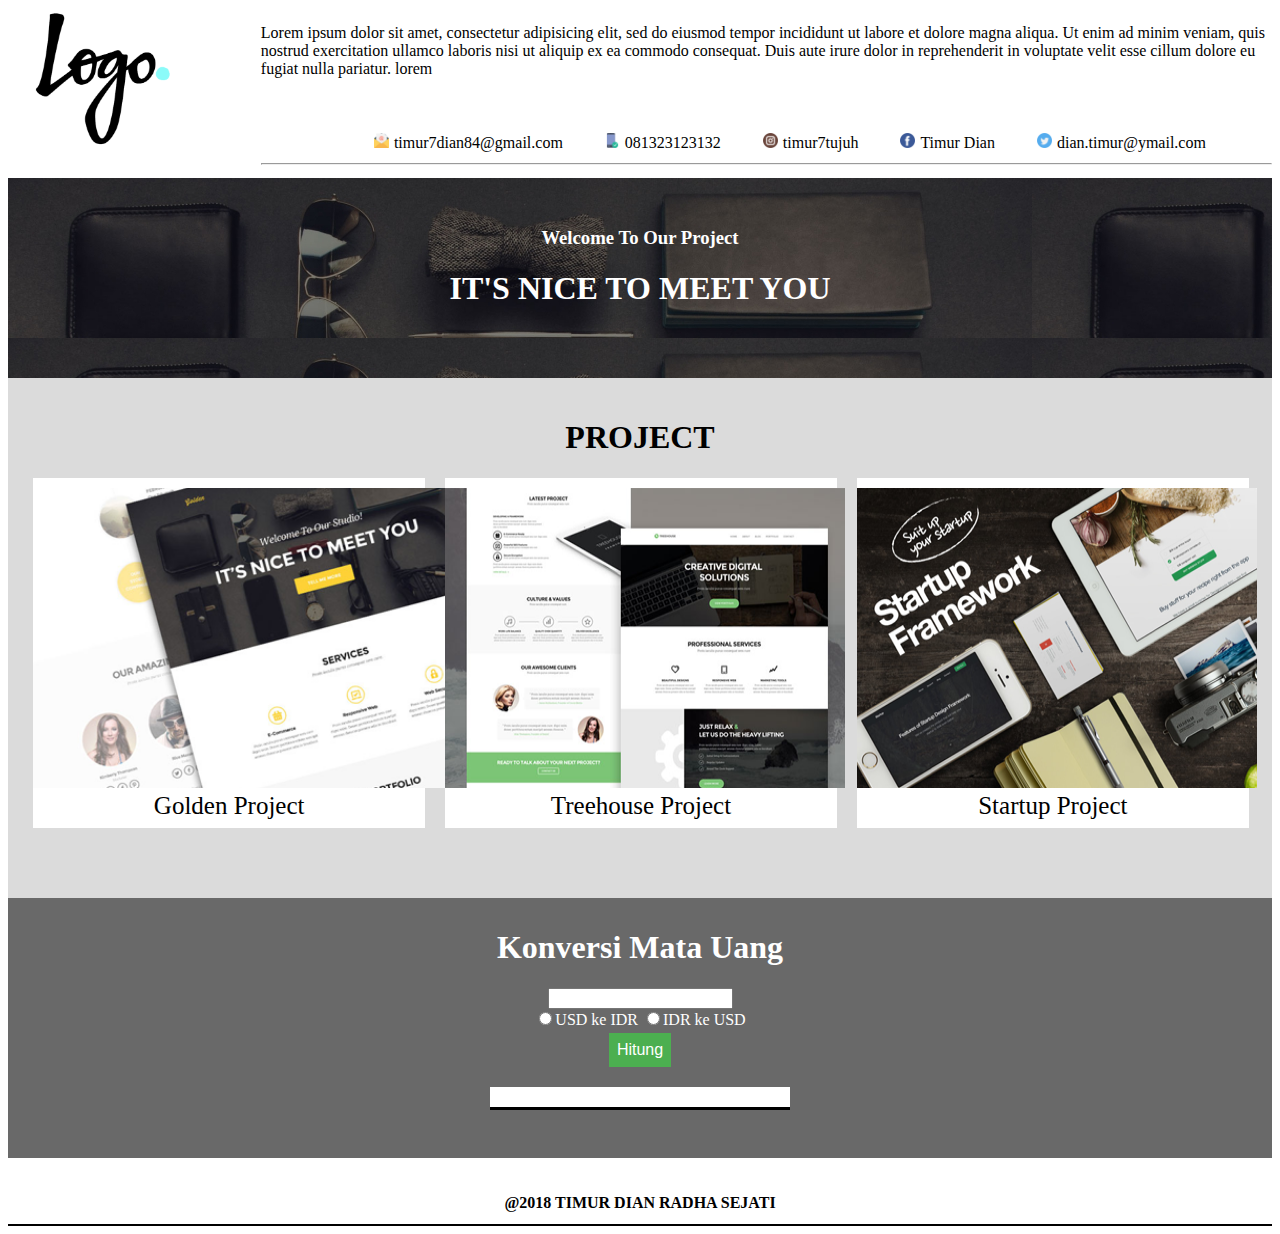
<file: ResponsiUTS_0491/index.html>
<!DOCTYPE html>
<html>
<head>
	<title></title>
	<link rel="stylesheet" type="text/css" href="style.css">
	<script type="text/javascript" src="konversi.js"></script>
</head>
<body>
 <div class="topheader">
	<div class="logo">
		<img src="img/logo.png" >
	</div>
	<div class="quotes">
		<p>Lorem ipsum dolor sit amet, consectetur adipisicing elit, sed do eiusmod
		tempor incididunt ut labore et dolore magna aliqua. Ut enim ad minim veniam,
		quis nostrud exercitation ullamco laboris nisi ut aliquip ex ea commodo
		consequat. Duis aute irure dolor in reprehenderit in voluptate velit esse
		cillum dolore eu fugiat nulla pariatur. 
		lorem</p>
		<br>
		<br>
		<table>
				<tr>
					<td><img class="sosmed" src="img/email.png" >timur7dian84@gmail.com</td>
					<td><img class="sosmed" src="img/hp.png">081323123132</td>
					<td><img class="sosmed" src="img/instagram.png">timur7tujuh</td>
					<td><img class="sosmed" src="img/facebook.png">Timur Dian</td>
					<td><img class="sosmed" src="img/twitter.png">dian.timur@ymail.com</td>
				</tr>
		</table>
		<hr>
	</div>
</div> 

<div class="botheader">
	<div class="txtbothead">
	<h3>Welcome To Our Project</h3>
	<h1>IT'S NICE TO MEET YOU</h1>
	</div> 
</div>

 <div class="container">
	<h1 class="konten">PROJECT</h1>
	<div class="left">
		<img class="img-left" src="img/golden.png"><br>
		<label class="desc">Golden Project</label>
	</div>
	<div class="mid">
		<img class="img-mid" src="img/treehouse.png"><br>
		<label class="desc">Treehouse Project</label>
	</div>
	<div class="right">
		<img class="img-right" src="img/startup.png"><br>
		<label class="desc">Startup Project</label>
	</div>
</div>

<div class="footer">
	<form name="kurs">
		<h1>Konversi Mata Uang</h1>
		<input type="text" id ="nilai"/><br>
		<input type="radio" id="idr"  name="pilihan" value="idr">USD ke IDR
		<input type="radio" id="usd"  name="pilihan" value="usd">IDR ke USD <br>
		<input onclick="konversiKurs()" type="button" class="submit" value="Hitung"><br>
		

		<div class="kotakhasil">
		<p class="result" id="hasil"></p>
		</div>
	</form>

</div>
<div class="copy">
	<p class="txtcopy">@2018 TIMUR DIAN RADHA SEJATI</p>
</div>	 


</body>
</html>
</file>
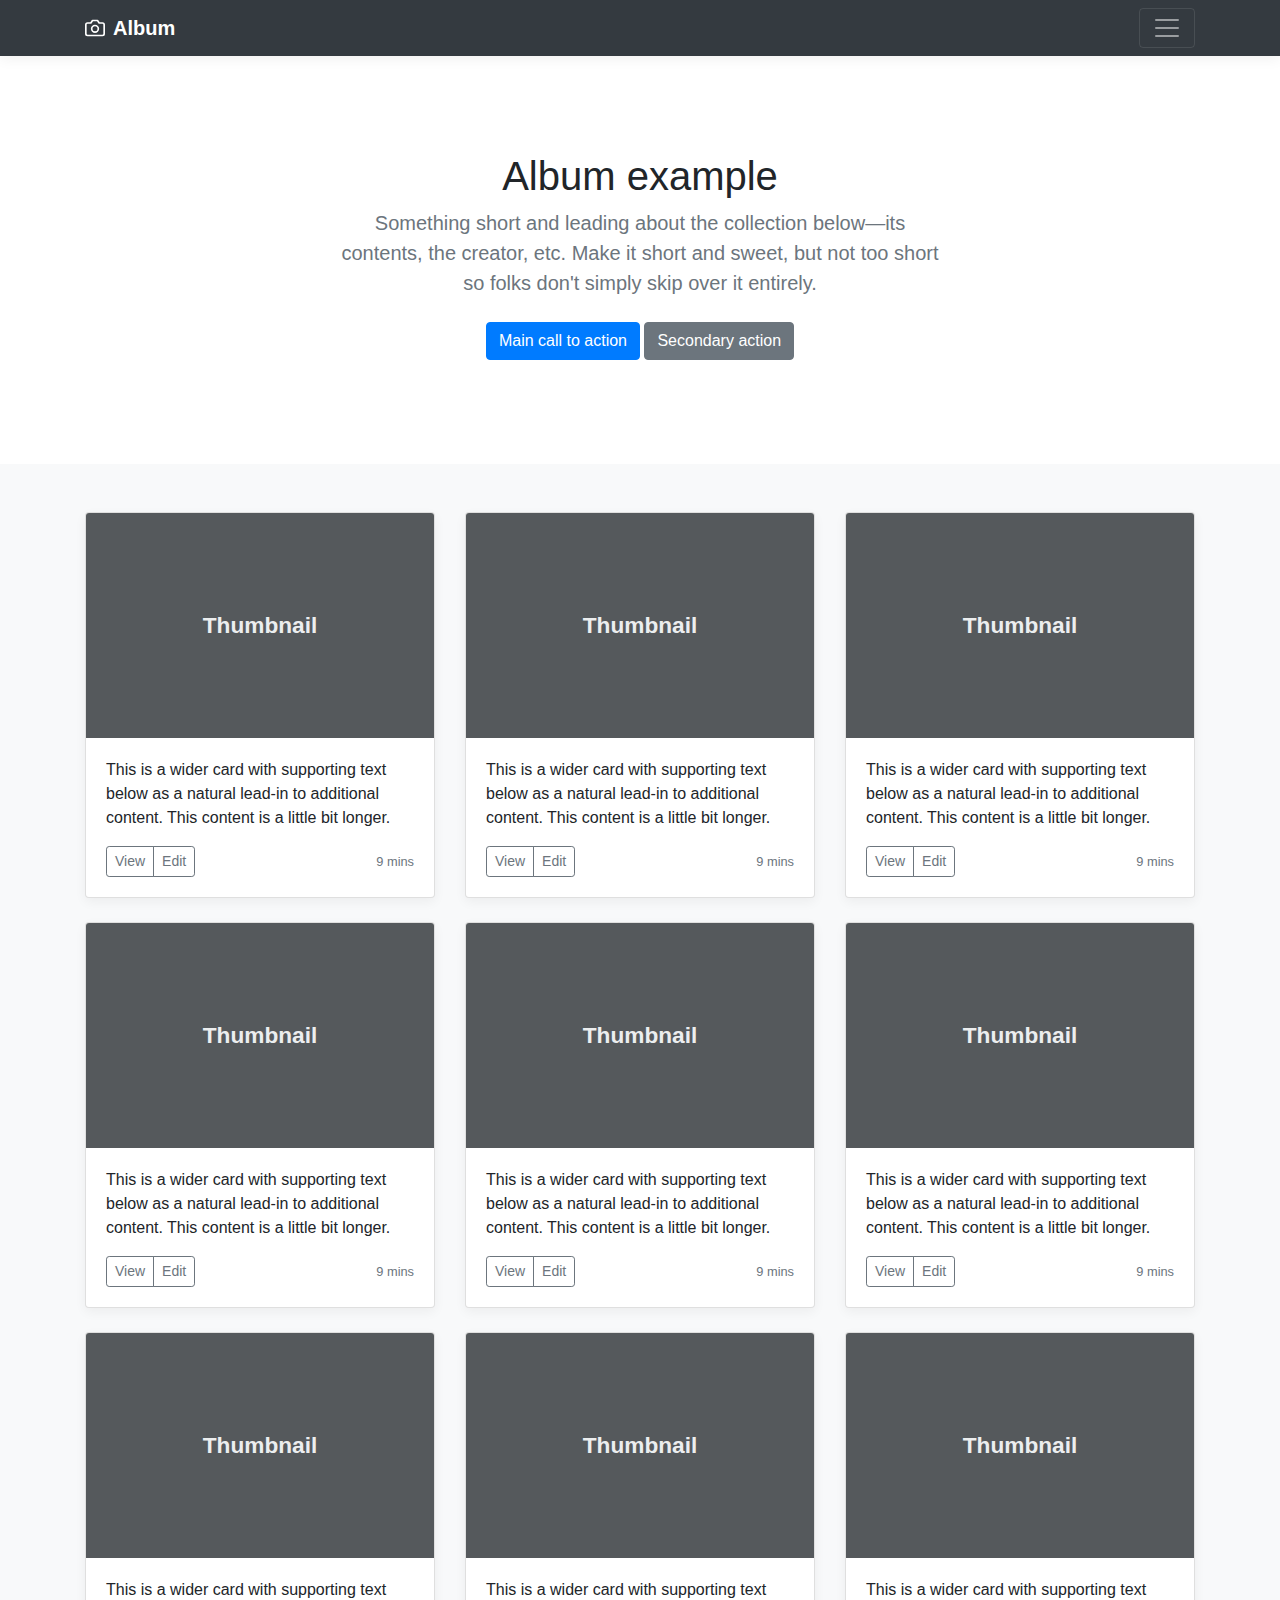
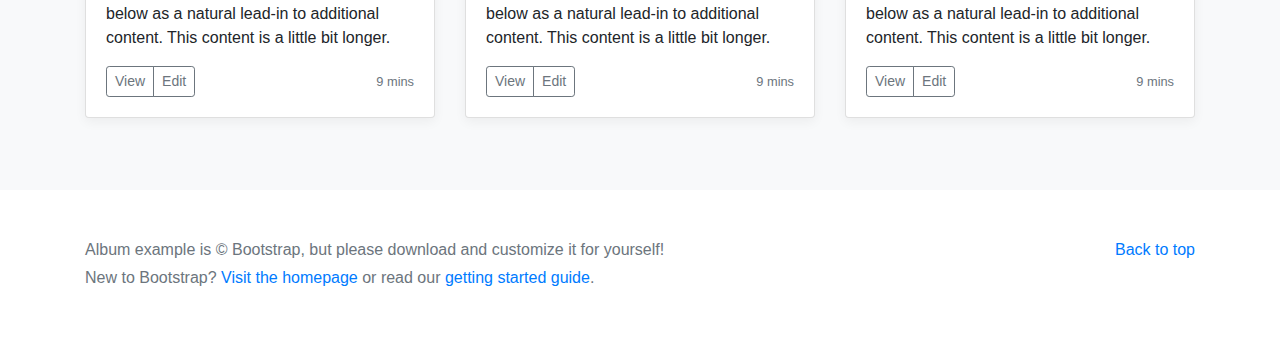
<file: Pertemuan 5/bootstrap-4.1.1/docs/4.1/examples/album/index.html>
<!doctype html>
<html lang="en">
  <head>
    <meta charset="utf-8">
    <meta name="viewport" content="width=device-width, initial-scale=1, shrink-to-fit=no">
    <meta name="description" content="">
    <meta name="author" content="">
    <link rel="icon" href="../../../../favicon.ico">

    <title>Album example for Bootstrap</title>

    <!-- Bootstrap core CSS -->
    <link href="../../../../dist/css/bootstrap.min.css" rel="stylesheet">

    <!-- Custom styles for this template -->
    <link href="album.css" rel="stylesheet">
  </head>

  <body>

    <header>
      <div class="collapse bg-dark" id="navbarHeader">
        <div class="container">
          <div class="row">
            <div class="col-sm-8 col-md-7 py-4">
              <h4 class="text-white">About</h4>
              <p class="text-muted">Add some information about the album below, the author, or any other background context. Make it a few sentences long so folks can pick up some informative tidbits. Then, link them off to some social networking sites or contact information.</p>
            </div>
            <div class="col-sm-4 offset-md-1 py-4">
              <h4 class="text-white">Contact</h4>
              <ul class="list-unstyled">
                <li><a href="#" class="text-white">Follow on Twitter</a></li>
                <li><a href="#" class="text-white">Like on Facebook</a></li>
                <li><a href="#" class="text-white">Email me</a></li>
              </ul>
            </div>
          </div>
        </div>
      </div>
      <div class="navbar navbar-dark bg-dark box-shadow">
        <div class="container d-flex justify-content-between">
          <a href="#" class="navbar-brand d-flex align-items-center">
            <svg xmlns="http://www.w3.org/2000/svg" width="20" height="20" viewBox="0 0 24 24" fill="none" stroke="currentColor" stroke-width="2" stroke-linecap="round" stroke-linejoin="round" class="mr-2"><path d="M23 19a2 2 0 0 1-2 2H3a2 2 0 0 1-2-2V8a2 2 0 0 1 2-2h4l2-3h6l2 3h4a2 2 0 0 1 2 2z"></path><circle cx="12" cy="13" r="4"></circle></svg>
            <strong>Album</strong>
          </a>
          <button class="navbar-toggler" type="button" data-toggle="collapse" data-target="#navbarHeader" aria-controls="navbarHeader" aria-expanded="false" aria-label="Toggle navigation">
            <span class="navbar-toggler-icon"></span>
          </button>
        </div>
      </div>
    </header>

    <main role="main">

      <section class="jumbotron text-center">
        <div class="container">
          <h1 class="jumbotron-heading">Album example</h1>
          <p class="lead text-muted">Something short and leading about the collection below—its contents, the creator, etc. Make it short and sweet, but not too short so folks don't simply skip over it entirely.</p>
          <p>
            <a href="#" class="btn btn-primary my-2">Main call to action</a>
            <a href="#" class="btn btn-secondary my-2">Secondary action</a>
          </p>
        </div>
      </section>

      <div class="album py-5 bg-light">
        <div class="container">

          <div class="row">
            <div class="col-md-4">
              <div class="card mb-4 box-shadow">
                <img class="card-img-top" data-src="holder.js/100px225?theme=thumb&bg=55595c&fg=eceeef&text=Thumbnail" alt="Card image cap">
                <div class="card-body">
                  <p class="card-text">This is a wider card with supporting text below as a natural lead-in to additional content. This content is a little bit longer.</p>
                  <div class="d-flex justify-content-between align-items-center">
                    <div class="btn-group">
                      <button type="button" class="btn btn-sm btn-outline-secondary">View</button>
                      <button type="button" class="btn btn-sm btn-outline-secondary">Edit</button>
                    </div>
                    <small class="text-muted">9 mins</small>
                  </div>
                </div>
              </div>
            </div>
            <div class="col-md-4">
              <div class="card mb-4 box-shadow">
                <img class="card-img-top" data-src="holder.js/100px225?theme=thumb&bg=55595c&fg=eceeef&text=Thumbnail" alt="Card image cap">
                <div class="card-body">
                  <p class="card-text">This is a wider card with supporting text below as a natural lead-in to additional content. This content is a little bit longer.</p>
                  <div class="d-flex justify-content-between align-items-center">
                    <div class="btn-group">
                      <button type="button" class="btn btn-sm btn-outline-secondary">View</button>
                      <button type="button" class="btn btn-sm btn-outline-secondary">Edit</button>
                    </div>
                    <small class="text-muted">9 mins</small>
                  </div>
                </div>
              </div>
            </div>
            <div class="col-md-4">
              <div class="card mb-4 box-shadow">
                <img class="card-img-top" data-src="holder.js/100px225?theme=thumb&bg=55595c&fg=eceeef&text=Thumbnail" alt="Card image cap">
                <div class="card-body">
                  <p class="card-text">This is a wider card with supporting text below as a natural lead-in to additional content. This content is a little bit longer.</p>
                  <div class="d-flex justify-content-between align-items-center">
                    <div class="btn-group">
                      <button type="button" class="btn btn-sm btn-outline-secondary">View</button>
                      <button type="button" class="btn btn-sm btn-outline-secondary">Edit</button>
                    </div>
                    <small class="text-muted">9 mins</small>
                  </div>
                </div>
              </div>
            </div>

            <div class="col-md-4">
              <div class="card mb-4 box-shadow">
                <img class="card-img-top" data-src="holder.js/100px225?theme=thumb&bg=55595c&fg=eceeef&text=Thumbnail" alt="Card image cap">
                <div class="card-body">
                  <p class="card-text">This is a wider card with supporting text below as a natural lead-in to additional content. This content is a little bit longer.</p>
                  <div class="d-flex justify-content-between align-items-center">
                    <div class="btn-group">
                      <button type="button" class="btn btn-sm btn-outline-secondary">View</button>
                      <button type="button" class="btn btn-sm btn-outline-secondary">Edit</button>
                    </div>
                    <small class="text-muted">9 mins</small>
                  </div>
                </div>
              </div>
            </div>
            <div class="col-md-4">
              <div class="card mb-4 box-shadow">
                <img class="card-img-top" data-src="holder.js/100px225?theme=thumb&bg=55595c&fg=eceeef&text=Thumbnail" alt="Card image cap">
                <div class="card-body">
                  <p class="card-text">This is a wider card with supporting text below as a natural lead-in to additional content. This content is a little bit longer.</p>
                  <div class="d-flex justify-content-between align-items-center">
                    <div class="btn-group">
                      <button type="button" class="btn btn-sm btn-outline-secondary">View</button>
                      <button type="button" class="btn btn-sm btn-outline-secondary">Edit</button>
                    </div>
                    <small class="text-muted">9 mins</small>
                  </div>
                </div>
              </div>
            </div>
            <div class="col-md-4">
              <div class="card mb-4 box-shadow">
                <img class="card-img-top" data-src="holder.js/100px225?theme=thumb&bg=55595c&fg=eceeef&text=Thumbnail" alt="Card image cap">
                <div class="card-body">
                  <p class="card-text">This is a wider card with supporting text below as a natural lead-in to additional content. This content is a little bit longer.</p>
                  <div class="d-flex justify-content-between align-items-center">
                    <div class="btn-group">
                      <button type="button" class="btn btn-sm btn-outline-secondary">View</button>
                      <button type="button" class="btn btn-sm btn-outline-secondary">Edit</button>
                    </div>
                    <small class="text-muted">9 mins</small>
                  </div>
                </div>
              </div>
            </div>

            <div class="col-md-4">
              <div class="card mb-4 box-shadow">
                <img class="card-img-top" data-src="holder.js/100px225?theme=thumb&bg=55595c&fg=eceeef&text=Thumbnail" alt="Card image cap">
                <div class="card-body">
                  <p class="card-text">This is a wider card with supporting text below as a natural lead-in to additional content. This content is a little bit longer.</p>
                  <div class="d-flex justify-content-between align-items-center">
                    <div class="btn-group">
                      <button type="button" class="btn btn-sm btn-outline-secondary">View</button>
                      <button type="button" class="btn btn-sm btn-outline-secondary">Edit</button>
                    </div>
                    <small class="text-muted">9 mins</small>
                  </div>
                </div>
              </div>
            </div>
            <div class="col-md-4">
              <div class="card mb-4 box-shadow">
                <img class="card-img-top" data-src="holder.js/100px225?theme=thumb&bg=55595c&fg=eceeef&text=Thumbnail" alt="Card image cap">
                <div class="card-body">
                  <p class="card-text">This is a wider card with supporting text below as a natural lead-in to additional content. This content is a little bit longer.</p>
                  <div class="d-flex justify-content-between align-items-center">
                    <div class="btn-group">
                      <button type="button" class="btn btn-sm btn-outline-secondary">View</button>
                      <button type="button" class="btn btn-sm btn-outline-secondary">Edit</button>
                    </div>
                    <small class="text-muted">9 mins</small>
                  </div>
                </div>
              </div>
            </div>
            <div class="col-md-4">
              <div class="card mb-4 box-shadow">
                <img class="card-img-top" data-src="holder.js/100px225?theme=thumb&bg=55595c&fg=eceeef&text=Thumbnail" alt="Card image cap">
                <div class="card-body">
                  <p class="card-text">This is a wider card with supporting text below as a natural lead-in to additional content. This content is a little bit longer.</p>
                  <div class="d-flex justify-content-between align-items-center">
                    <div class="btn-group">
                      <button type="button" class="btn btn-sm btn-outline-secondary">View</button>
                      <button type="button" class="btn btn-sm btn-outline-secondary">Edit</button>
                    </div>
                    <small class="text-muted">9 mins</small>
                  </div>
                </div>
              </div>
            </div>
          </div>
        </div>
      </div>

    </main>

    <footer class="text-muted">
      <div class="container">
        <p class="float-right">
          <a href="#">Back to top</a>
        </p>
        <p>Album example is &copy; Bootstrap, but please download and customize it for yourself!</p>
        <p>New to Bootstrap? <a href="../../">Visit the homepage</a> or read our <a href="../../getting-started/">getting started guide</a>.</p>
      </div>
    </footer>

    <!-- Bootstrap core JavaScript
    ================================================== -->
    <!-- Placed at the end of the document so the pages load faster -->
    <script src="https://code.jquery.com/jquery-3.3.1.slim.min.js" integrity="sha384-q8i/X+965DzO0rT7abK41JStQIAqVgRVzpbzo5smXKp4YfRvH+8abtTE1Pi6jizo" crossorigin="anonymous"></script>
    <script>window.jQuery || document.write('<script src="../../../../assets/js/vendor/jquery-slim.min.js"><\/script>')</script>
    <script src="../../../../assets/js/vendor/popper.min.js"></script>
    <script src="../../../../dist/js/bootstrap.min.js"></script>
    <script src="../../../../assets/js/vendor/holder.min.js"></script>
  </body>
</html>
</file>
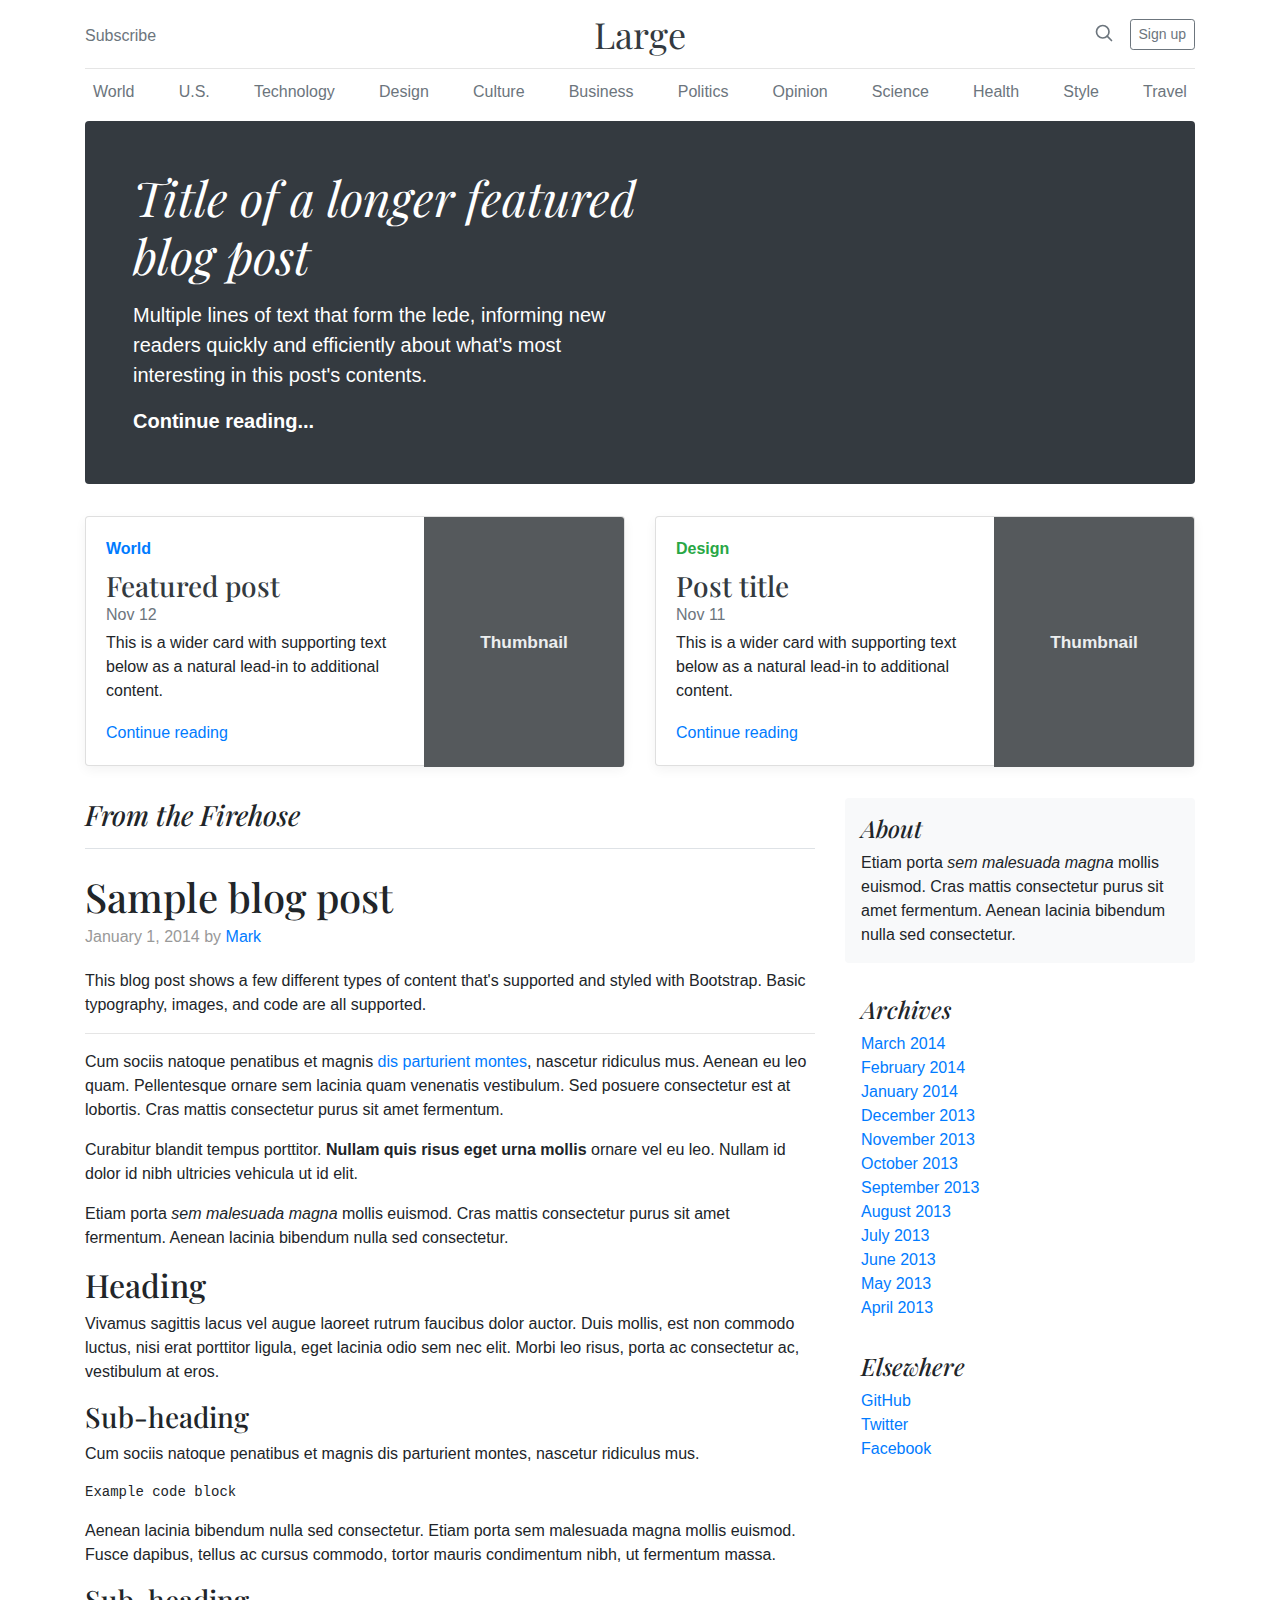
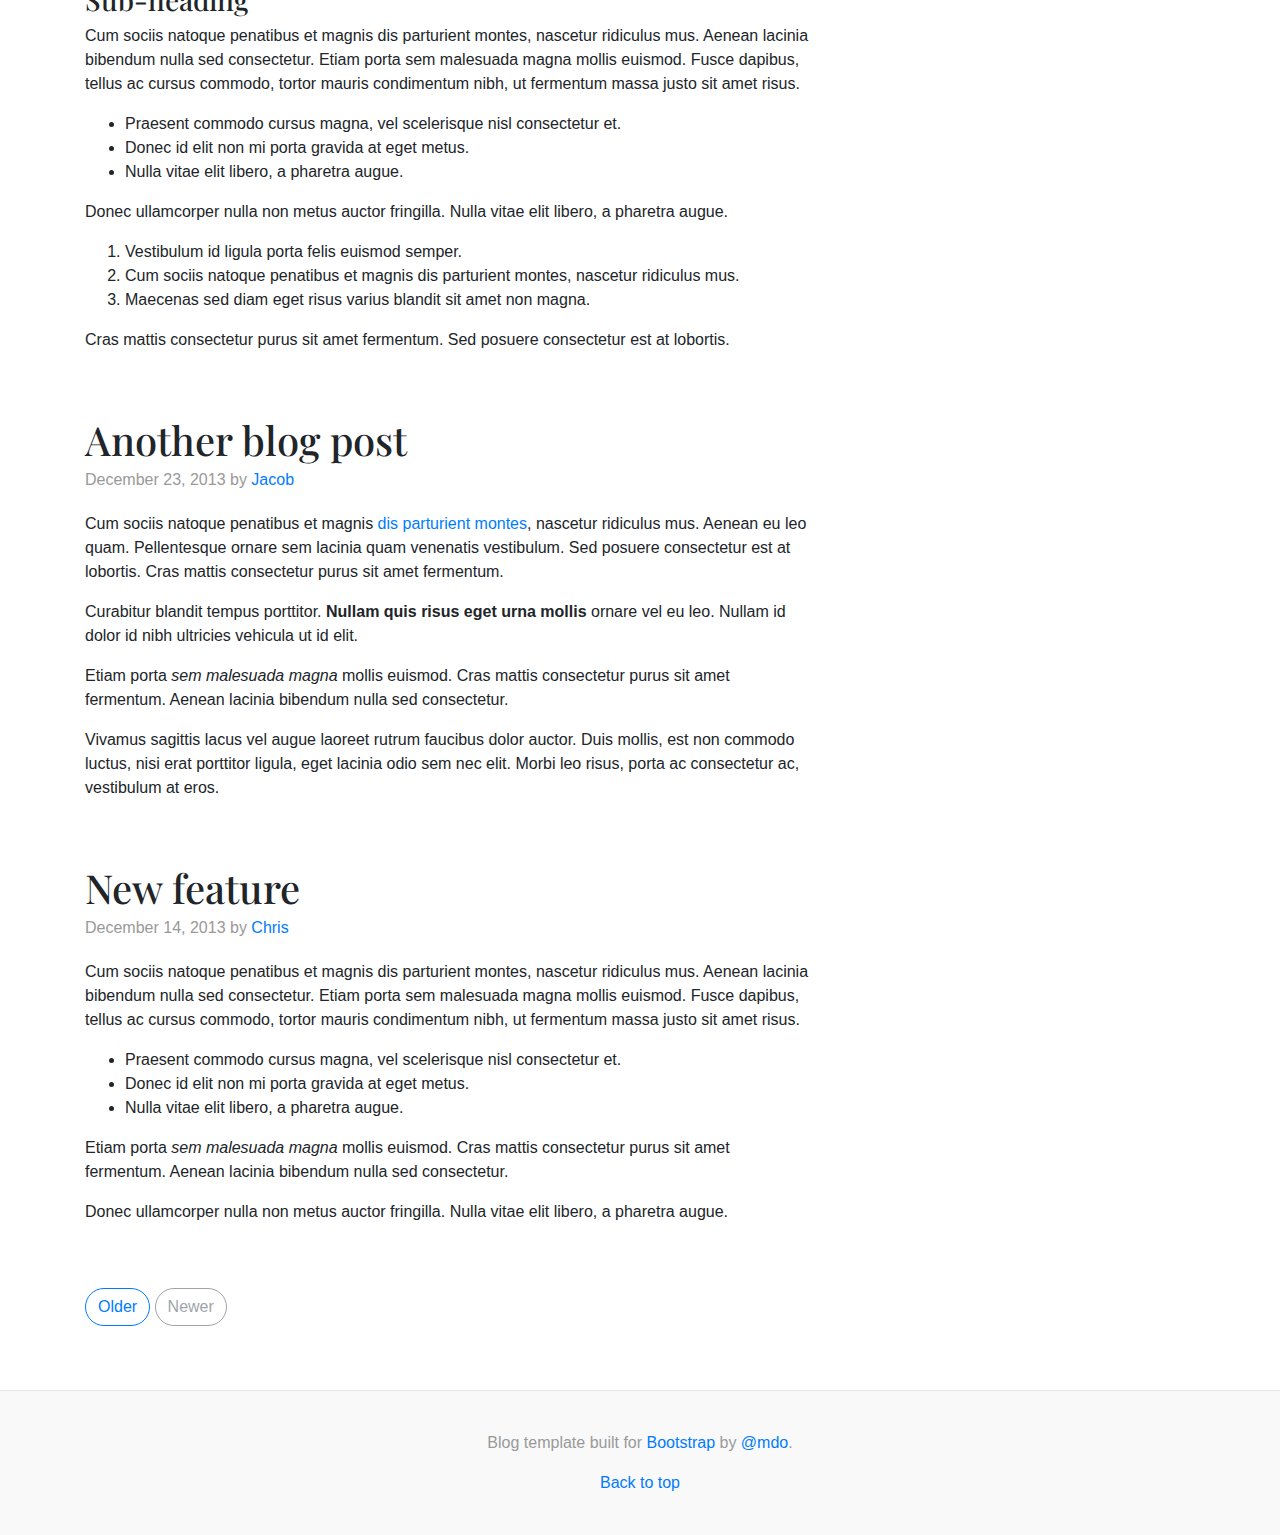
<file: Pertemuan 5/bootstrap-4.1.1/docs/4.1/examples/blog/index.html>
<!doctype html>
<html lang="en">
  <head>
    <meta charset="utf-8">
    <meta name="viewport" content="width=device-width, initial-scale=1, shrink-to-fit=no">
    <meta name="description" content="">
    <meta name="author" content="">
    <link rel="icon" href="../../../../favicon.ico">

    <title>Blog Template for Bootstrap</title>

    <!-- Bootstrap core CSS -->
    <link href="../../../../dist/css/bootstrap.min.css" rel="stylesheet">

    <!-- Custom styles for this template -->
    <link href="https://fonts.googleapis.com/css?family=Playfair+Display:700,900" rel="stylesheet">
    <link href="blog.css" rel="stylesheet">
  </head>

  <body>

    <div class="container">
      <header class="blog-header py-3">
        <div class="row flex-nowrap justify-content-between align-items-center">
          <div class="col-4 pt-1">
            <a class="text-muted" href="#">Subscribe</a>
          </div>
          <div class="col-4 text-center">
            <a class="blog-header-logo text-dark" href="#">Large</a>
          </div>
          <div class="col-4 d-flex justify-content-end align-items-center">
            <a class="text-muted" href="#">
              <svg xmlns="http://www.w3.org/2000/svg" width="20" height="20" viewBox="0 0 24 24" fill="none" stroke="currentColor" stroke-width="2" stroke-linecap="round" stroke-linejoin="round" class="mx-3"><circle cx="10.5" cy="10.5" r="7.5"></circle><line x1="21" y1="21" x2="15.8" y2="15.8"></line></svg>
            </a>
            <a class="btn btn-sm btn-outline-secondary" href="#">Sign up</a>
          </div>
        </div>
      </header>

      <div class="nav-scroller py-1 mb-2">
        <nav class="nav d-flex justify-content-between">
          <a class="p-2 text-muted" href="#">World</a>
          <a class="p-2 text-muted" href="#">U.S.</a>
          <a class="p-2 text-muted" href="#">Technology</a>
          <a class="p-2 text-muted" href="#">Design</a>
          <a class="p-2 text-muted" href="#">Culture</a>
          <a class="p-2 text-muted" href="#">Business</a>
          <a class="p-2 text-muted" href="#">Politics</a>
          <a class="p-2 text-muted" href="#">Opinion</a>
          <a class="p-2 text-muted" href="#">Science</a>
          <a class="p-2 text-muted" href="#">Health</a>
          <a class="p-2 text-muted" href="#">Style</a>
          <a class="p-2 text-muted" href="#">Travel</a>
        </nav>
      </div>

      <div class="jumbotron p-3 p-md-5 text-white rounded bg-dark">
        <div class="col-md-6 px-0">
          <h1 class="display-4 font-italic">Title of a longer featured blog post</h1>
          <p class="lead my-3">Multiple lines of text that form the lede, informing new readers quickly and efficiently about what's most interesting in this post's contents.</p>
          <p class="lead mb-0"><a href="#" class="text-white font-weight-bold">Continue reading...</a></p>
        </div>
      </div>

      <div class="row mb-2">
        <div class="col-md-6">
          <div class="card flex-md-row mb-4 box-shadow h-md-250">
            <div class="card-body d-flex flex-column align-items-start">
              <strong class="d-inline-block mb-2 text-primary">World</strong>
              <h3 class="mb-0">
                <a class="text-dark" href="#">Featured post</a>
              </h3>
              <div class="mb-1 text-muted">Nov 12</div>
              <p class="card-text mb-auto">This is a wider card with supporting text below as a natural lead-in to additional content.</p>
              <a href="#">Continue reading</a>
            </div>
            <img class="card-img-right flex-auto d-none d-lg-block" data-src="holder.js/200x250?theme=thumb" alt="Card image cap">
          </div>
        </div>
        <div class="col-md-6">
          <div class="card flex-md-row mb-4 box-shadow h-md-250">
            <div class="card-body d-flex flex-column align-items-start">
              <strong class="d-inline-block mb-2 text-success">Design</strong>
              <h3 class="mb-0">
                <a class="text-dark" href="#">Post title</a>
              </h3>
              <div class="mb-1 text-muted">Nov 11</div>
              <p class="card-text mb-auto">This is a wider card with supporting text below as a natural lead-in to additional content.</p>
              <a href="#">Continue reading</a>
            </div>
            <img class="card-img-right flex-auto d-none d-lg-block" data-src="holder.js/200x250?theme=thumb" alt="Card image cap">
          </div>
        </div>
      </div>
    </div>

    <main role="main" class="container">
      <div class="row">
        <div class="col-md-8 blog-main">
          <h3 class="pb-3 mb-4 font-italic border-bottom">
            From the Firehose
          </h3>

          <div class="blog-post">
            <h2 class="blog-post-title">Sample blog post</h2>
            <p class="blog-post-meta">January 1, 2014 by <a href="#">Mark</a></p>

            <p>This blog post shows a few different types of content that's supported and styled with Bootstrap. Basic typography, images, and code are all supported.</p>
            <hr>
            <p>Cum sociis natoque penatibus et magnis <a href="#">dis parturient montes</a>, nascetur ridiculus mus. Aenean eu leo quam. Pellentesque ornare sem lacinia quam venenatis vestibulum. Sed posuere consectetur est at lobortis. Cras mattis consectetur purus sit amet fermentum.</p>
            <blockquote>
              <p>Curabitur blandit tempus porttitor. <strong>Nullam quis risus eget urna mollis</strong> ornare vel eu leo. Nullam id dolor id nibh ultricies vehicula ut id elit.</p>
            </blockquote>
            <p>Etiam porta <em>sem malesuada magna</em> mollis euismod. Cras mattis consectetur purus sit amet fermentum. Aenean lacinia bibendum nulla sed consectetur.</p>
            <h2>Heading</h2>
            <p>Vivamus sagittis lacus vel augue laoreet rutrum faucibus dolor auctor. Duis mollis, est non commodo luctus, nisi erat porttitor ligula, eget lacinia odio sem nec elit. Morbi leo risus, porta ac consectetur ac, vestibulum at eros.</p>
            <h3>Sub-heading</h3>
            <p>Cum sociis natoque penatibus et magnis dis parturient montes, nascetur ridiculus mus.</p>
            <pre><code>Example code block</code></pre>
            <p>Aenean lacinia bibendum nulla sed consectetur. Etiam porta sem malesuada magna mollis euismod. Fusce dapibus, tellus ac cursus commodo, tortor mauris condimentum nibh, ut fermentum massa.</p>
            <h3>Sub-heading</h3>
            <p>Cum sociis natoque penatibus et magnis dis parturient montes, nascetur ridiculus mus. Aenean lacinia bibendum nulla sed consectetur. Etiam porta sem malesuada magna mollis euismod. Fusce dapibus, tellus ac cursus commodo, tortor mauris condimentum nibh, ut fermentum massa justo sit amet risus.</p>
            <ul>
              <li>Praesent commodo cursus magna, vel scelerisque nisl consectetur et.</li>
              <li>Donec id elit non mi porta gravida at eget metus.</li>
              <li>Nulla vitae elit libero, a pharetra augue.</li>
            </ul>
            <p>Donec ullamcorper nulla non metus auctor fringilla. Nulla vitae elit libero, a pharetra augue.</p>
            <ol>
              <li>Vestibulum id ligula porta felis euismod semper.</li>
              <li>Cum sociis natoque penatibus et magnis dis parturient montes, nascetur ridiculus mus.</li>
              <li>Maecenas sed diam eget risus varius blandit sit amet non magna.</li>
            </ol>
            <p>Cras mattis consectetur purus sit amet fermentum. Sed posuere consectetur est at lobortis.</p>
          </div><!-- /.blog-post -->

          <div class="blog-post">
            <h2 class="blog-post-title">Another blog post</h2>
            <p class="blog-post-meta">December 23, 2013 by <a href="#">Jacob</a></p>

            <p>Cum sociis natoque penatibus et magnis <a href="#">dis parturient montes</a>, nascetur ridiculus mus. Aenean eu leo quam. Pellentesque ornare sem lacinia quam venenatis vestibulum. Sed posuere consectetur est at lobortis. Cras mattis consectetur purus sit amet fermentum.</p>
            <blockquote>
              <p>Curabitur blandit tempus porttitor. <strong>Nullam quis risus eget urna mollis</strong> ornare vel eu leo. Nullam id dolor id nibh ultricies vehicula ut id elit.</p>
            </blockquote>
            <p>Etiam porta <em>sem malesuada magna</em> mollis euismod. Cras mattis consectetur purus sit amet fermentum. Aenean lacinia bibendum nulla sed consectetur.</p>
            <p>Vivamus sagittis lacus vel augue laoreet rutrum faucibus dolor auctor. Duis mollis, est non commodo luctus, nisi erat porttitor ligula, eget lacinia odio sem nec elit. Morbi leo risus, porta ac consectetur ac, vestibulum at eros.</p>
          </div><!-- /.blog-post -->

          <div class="blog-post">
            <h2 class="blog-post-title">New feature</h2>
            <p class="blog-post-meta">December 14, 2013 by <a href="#">Chris</a></p>

            <p>Cum sociis natoque penatibus et magnis dis parturient montes, nascetur ridiculus mus. Aenean lacinia bibendum nulla sed consectetur. Etiam porta sem malesuada magna mollis euismod. Fusce dapibus, tellus ac cursus commodo, tortor mauris condimentum nibh, ut fermentum massa justo sit amet risus.</p>
            <ul>
              <li>Praesent commodo cursus magna, vel scelerisque nisl consectetur et.</li>
              <li>Donec id elit non mi porta gravida at eget metus.</li>
              <li>Nulla vitae elit libero, a pharetra augue.</li>
            </ul>
            <p>Etiam porta <em>sem malesuada magna</em> mollis euismod. Cras mattis consectetur purus sit amet fermentum. Aenean lacinia bibendum nulla sed consectetur.</p>
            <p>Donec ullamcorper nulla non metus auctor fringilla. Nulla vitae elit libero, a pharetra augue.</p>
          </div><!-- /.blog-post -->

          <nav class="blog-pagination">
            <a class="btn btn-outline-primary" href="#">Older</a>
            <a class="btn btn-outline-secondary disabled" href="#">Newer</a>
          </nav>

        </div><!-- /.blog-main -->

        <aside class="col-md-4 blog-sidebar">
          <div class="p-3 mb-3 bg-light rounded">
            <h4 class="font-italic">About</h4>
            <p class="mb-0">Etiam porta <em>sem malesuada magna</em> mollis euismod. Cras mattis consectetur purus sit amet fermentum. Aenean lacinia bibendum nulla sed consectetur.</p>
          </div>

          <div class="p-3">
            <h4 class="font-italic">Archives</h4>
            <ol class="list-unstyled mb-0">
              <li><a href="#">March 2014</a></li>
              <li><a href="#">February 2014</a></li>
              <li><a href="#">January 2014</a></li>
              <li><a href="#">December 2013</a></li>
              <li><a href="#">November 2013</a></li>
              <li><a href="#">October 2013</a></li>
              <li><a href="#">September 2013</a></li>
              <li><a href="#">August 2013</a></li>
              <li><a href="#">July 2013</a></li>
              <li><a href="#">June 2013</a></li>
              <li><a href="#">May 2013</a></li>
              <li><a href="#">April 2013</a></li>
            </ol>
          </div>

          <div class="p-3">
            <h4 class="font-italic">Elsewhere</h4>
            <ol class="list-unstyled">
              <li><a href="#">GitHub</a></li>
              <li><a href="#">Twitter</a></li>
              <li><a href="#">Facebook</a></li>
            </ol>
          </div>
        </aside><!-- /.blog-sidebar -->

      </div><!-- /.row -->

    </main><!-- /.container -->

    <footer class="blog-footer">
      <p>Blog template built for <a href="https://getbootstrap.com/">Bootstrap</a> by <a href="https://twitter.com/mdo">@mdo</a>.</p>
      <p>
        <a href="#">Back to top</a>
      </p>
    </footer>

    <!-- Bootstrap core JavaScript
    ================================================== -->
    <!-- Placed at the end of the document so the pages load faster -->
    <script src="https://code.jquery.com/jquery-3.3.1.slim.min.js" integrity="sha384-q8i/X+965DzO0rT7abK41JStQIAqVgRVzpbzo5smXKp4YfRvH+8abtTE1Pi6jizo" crossorigin="anonymous"></script>
    <script>window.jQuery || document.write('<script src="../../../../assets/js/vendor/jquery-slim.min.js"><\/script>')</script>
    <script src="../../../../assets/js/vendor/popper.min.js"></script>
    <script src="../../../../dist/js/bootstrap.min.js"></script>
    <script src="../../../../assets/js/vendor/holder.min.js"></script>
    <script>
      Holder.addTheme('thumb', {
        bg: '#55595c',
        fg: '#eceeef',
        text: 'Thumbnail'
      });
    </script>
  </body>
</html>
</file>
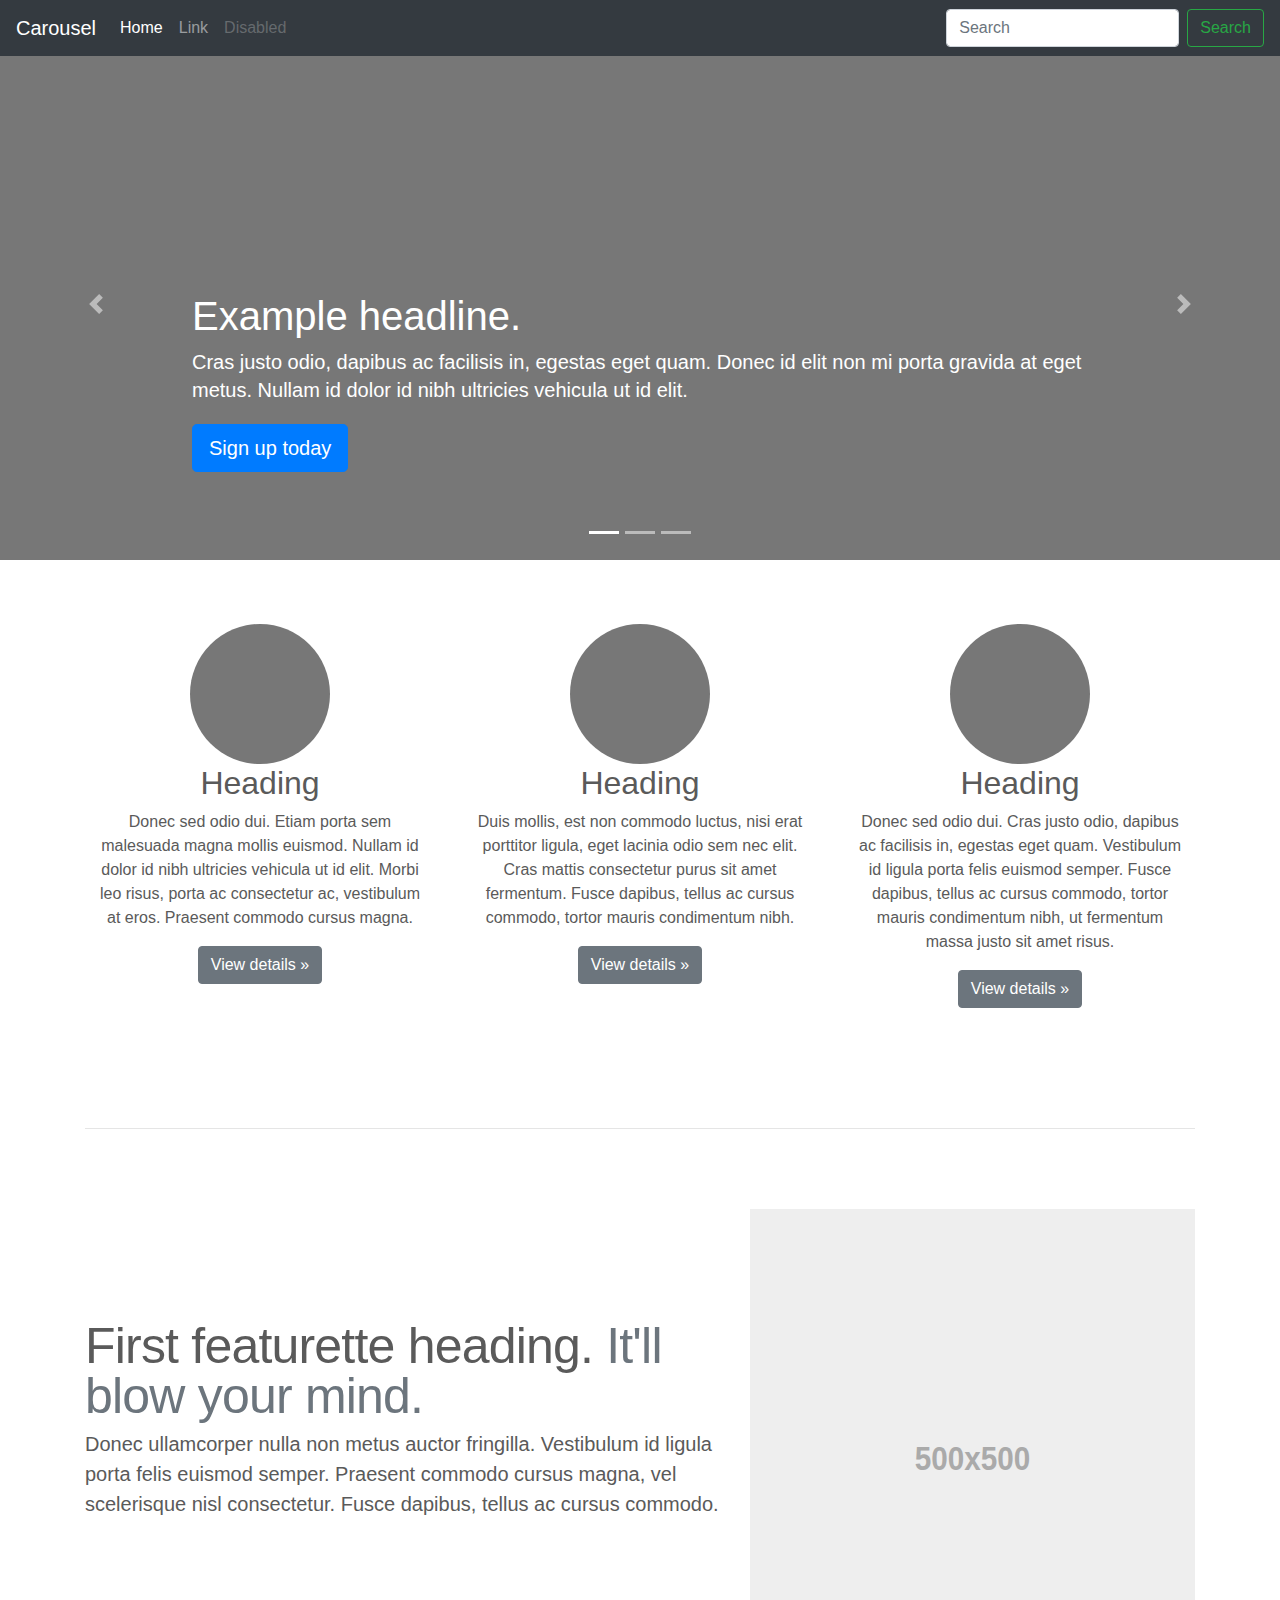
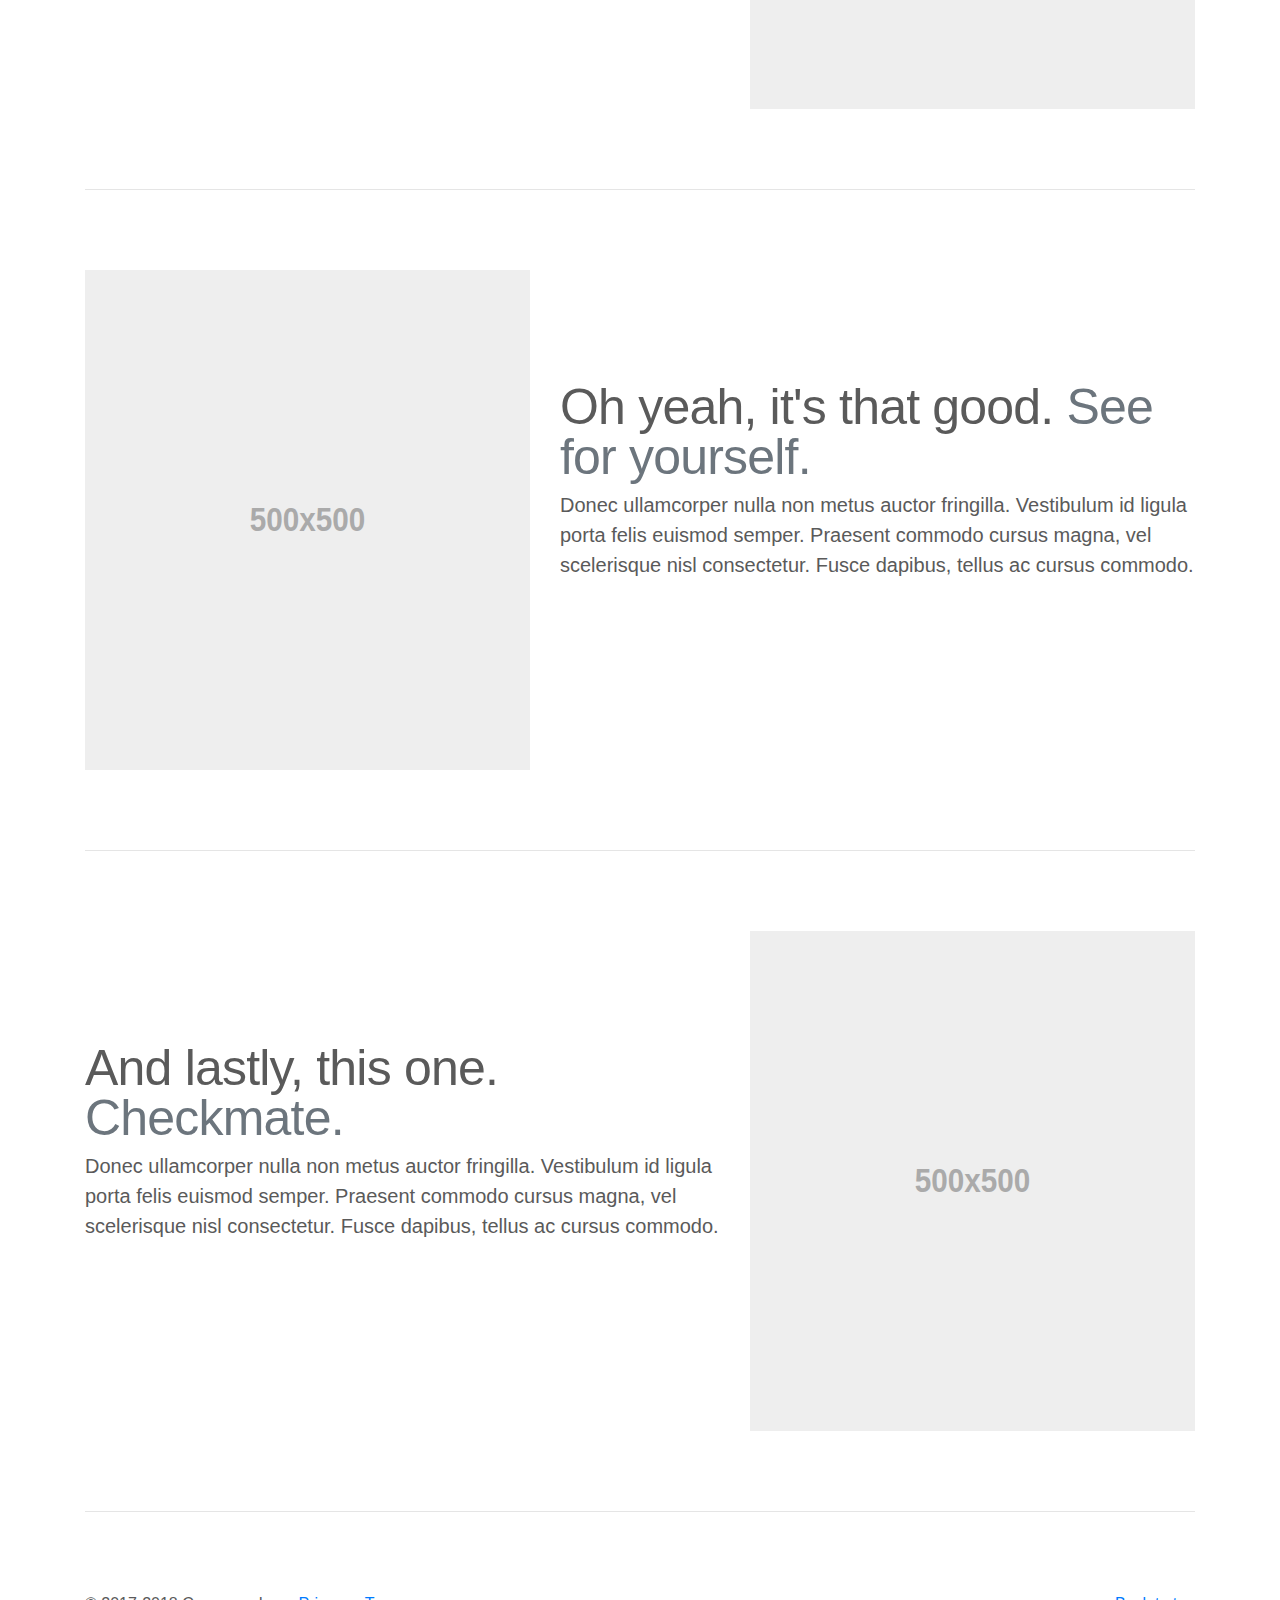
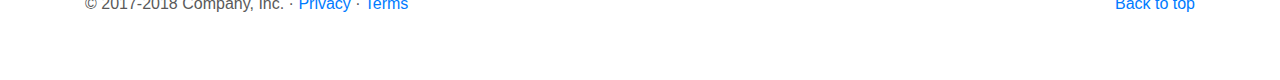
<file: Pertemuan 5/bootstrap-4.1.1/docs/4.1/examples/carousel/index.html>
<!doctype html>
<html lang="en">
  <head>
    <meta charset="utf-8">
    <meta name="viewport" content="width=device-width, initial-scale=1, shrink-to-fit=no">
    <meta name="description" content="">
    <meta name="author" content="">
    <link rel="icon" href="../../../../favicon.ico">

    <title>Carousel Template for Bootstrap</title>

    <!-- Bootstrap core CSS -->
    <link href="../../../../dist/css/bootstrap.min.css" rel="stylesheet">

    <!-- Custom styles for this template -->
    <link href="carousel.css" rel="stylesheet">
  </head>
  <body>

    <header>
      <nav class="navbar navbar-expand-md navbar-dark fixed-top bg-dark">
        <a class="navbar-brand" href="#">Carousel</a>
        <button class="navbar-toggler" type="button" data-toggle="collapse" data-target="#navbarCollapse" aria-controls="navbarCollapse" aria-expanded="false" aria-label="Toggle navigation">
          <span class="navbar-toggler-icon"></span>
        </button>
        <div class="collapse navbar-collapse" id="navbarCollapse">
          <ul class="navbar-nav mr-auto">
            <li class="nav-item active">
              <a class="nav-link" href="#">Home <span class="sr-only">(current)</span></a>
            </li>
            <li class="nav-item">
              <a class="nav-link" href="#">Link</a>
            </li>
            <li class="nav-item">
              <a class="nav-link disabled" href="#">Disabled</a>
            </li>
          </ul>
          <form class="form-inline mt-2 mt-md-0">
            <input class="form-control mr-sm-2" type="text" placeholder="Search" aria-label="Search">
            <button class="btn btn-outline-success my-2 my-sm-0" type="submit">Search</button>
          </form>
        </div>
      </nav>
    </header>

    <main role="main">

      <div id="myCarousel" class="carousel slide" data-ride="carousel">
        <ol class="carousel-indicators">
          <li data-target="#myCarousel" data-slide-to="0" class="active"></li>
          <li data-target="#myCarousel" data-slide-to="1"></li>
          <li data-target="#myCarousel" data-slide-to="2"></li>
        </ol>
        <div class="carousel-inner">
          <div class="carousel-item active">
            <img class="first-slide" src="[data-uri]" alt="First slide">
            <div class="container">
              <div class="carousel-caption text-left">
                <h1>Example headline.</h1>
                <p>Cras justo odio, dapibus ac facilisis in, egestas eget quam. Donec id elit non mi porta gravida at eget metus. Nullam id dolor id nibh ultricies vehicula ut id elit.</p>
                <p><a class="btn btn-lg btn-primary" href="#" role="button">Sign up today</a></p>
              </div>
            </div>
          </div>
          <div class="carousel-item">
            <img class="second-slide" src="[data-uri]" alt="Second slide">
            <div class="container">
              <div class="carousel-caption">
                <h1>Another example headline.</h1>
                <p>Cras justo odio, dapibus ac facilisis in, egestas eget quam. Donec id elit non mi porta gravida at eget metus. Nullam id dolor id nibh ultricies vehicula ut id elit.</p>
                <p><a class="btn btn-lg btn-primary" href="#" role="button">Learn more</a></p>
              </div>
            </div>
          </div>
          <div class="carousel-item">
            <img class="third-slide" src="[data-uri]" alt="Third slide">
            <div class="container">
              <div class="carousel-caption text-right">
                <h1>One more for good measure.</h1>
                <p>Cras justo odio, dapibus ac facilisis in, egestas eget quam. Donec id elit non mi porta gravida at eget metus. Nullam id dolor id nibh ultricies vehicula ut id elit.</p>
                <p><a class="btn btn-lg btn-primary" href="#" role="button">Browse gallery</a></p>
              </div>
            </div>
          </div>
        </div>
        <a class="carousel-control-prev" href="#myCarousel" role="button" data-slide="prev">
          <span class="carousel-control-prev-icon" aria-hidden="true"></span>
          <span class="sr-only">Previous</span>
        </a>
        <a class="carousel-control-next" href="#myCarousel" role="button" data-slide="next">
          <span class="carousel-control-next-icon" aria-hidden="true"></span>
          <span class="sr-only">Next</span>
        </a>
      </div>


      <!-- Marketing messaging and featurettes
      ================================================== -->
      <!-- Wrap the rest of the page in another container to center all the content. -->

      <div class="container marketing">

        <!-- Three columns of text below the carousel -->
        <div class="row">
          <div class="col-lg-4">
            <img class="rounded-circle" src="[data-uri]" alt="Generic placeholder image" width="140" height="140">
            <h2>Heading</h2>
            <p>Donec sed odio dui. Etiam porta sem malesuada magna mollis euismod. Nullam id dolor id nibh ultricies vehicula ut id elit. Morbi leo risus, porta ac consectetur ac, vestibulum at eros. Praesent commodo cursus magna.</p>
            <p><a class="btn btn-secondary" href="#" role="button">View details &raquo;</a></p>
          </div><!-- /.col-lg-4 -->
          <div class="col-lg-4">
            <img class="rounded-circle" src="[data-uri]" alt="Generic placeholder image" width="140" height="140">
            <h2>Heading</h2>
            <p>Duis mollis, est non commodo luctus, nisi erat porttitor ligula, eget lacinia odio sem nec elit. Cras mattis consectetur purus sit amet fermentum. Fusce dapibus, tellus ac cursus commodo, tortor mauris condimentum nibh.</p>
            <p><a class="btn btn-secondary" href="#" role="button">View details &raquo;</a></p>
          </div><!-- /.col-lg-4 -->
          <div class="col-lg-4">
            <img class="rounded-circle" src="[data-uri]" alt="Generic placeholder image" width="140" height="140">
            <h2>Heading</h2>
            <p>Donec sed odio dui. Cras justo odio, dapibus ac facilisis in, egestas eget quam. Vestibulum id ligula porta felis euismod semper. Fusce dapibus, tellus ac cursus commodo, tortor mauris condimentum nibh, ut fermentum massa justo sit amet risus.</p>
            <p><a class="btn btn-secondary" href="#" role="button">View details &raquo;</a></p>
          </div><!-- /.col-lg-4 -->
        </div><!-- /.row -->


        <!-- START THE FEATURETTES -->

        <hr class="featurette-divider">

        <div class="row featurette">
          <div class="col-md-7">
            <h2 class="featurette-heading">First featurette heading. <span class="text-muted">It'll blow your mind.</span></h2>
            <p class="lead">Donec ullamcorper nulla non metus auctor fringilla. Vestibulum id ligula porta felis euismod semper. Praesent commodo cursus magna, vel scelerisque nisl consectetur. Fusce dapibus, tellus ac cursus commodo.</p>
          </div>
          <div class="col-md-5">
            <img class="featurette-image img-fluid mx-auto" data-src="holder.js/500x500/auto" alt="Generic placeholder image">
          </div>
        </div>

        <hr class="featurette-divider">

        <div class="row featurette">
          <div class="col-md-7 order-md-2">
            <h2 class="featurette-heading">Oh yeah, it's that good. <span class="text-muted">See for yourself.</span></h2>
            <p class="lead">Donec ullamcorper nulla non metus auctor fringilla. Vestibulum id ligula porta felis euismod semper. Praesent commodo cursus magna, vel scelerisque nisl consectetur. Fusce dapibus, tellus ac cursus commodo.</p>
          </div>
          <div class="col-md-5 order-md-1">
            <img class="featurette-image img-fluid mx-auto" data-src="holder.js/500x500/auto" alt="Generic placeholder image">
          </div>
        </div>

        <hr class="featurette-divider">

        <div class="row featurette">
          <div class="col-md-7">
            <h2 class="featurette-heading">And lastly, this one. <span class="text-muted">Checkmate.</span></h2>
            <p class="lead">Donec ullamcorper nulla non metus auctor fringilla. Vestibulum id ligula porta felis euismod semper. Praesent commodo cursus magna, vel scelerisque nisl consectetur. Fusce dapibus, tellus ac cursus commodo.</p>
          </div>
          <div class="col-md-5">
            <img class="featurette-image img-fluid mx-auto" data-src="holder.js/500x500/auto" alt="Generic placeholder image">
          </div>
        </div>

        <hr class="featurette-divider">

        <!-- /END THE FEATURETTES -->

      </div><!-- /.container -->


      <!-- FOOTER -->
      <footer class="container">
        <p class="float-right"><a href="#">Back to top</a></p>
        <p>&copy; 2017-2018 Company, Inc. &middot; <a href="#">Privacy</a> &middot; <a href="#">Terms</a></p>
      </footer>
    </main>

    <!-- Bootstrap core JavaScript
    ================================================== -->
    <!-- Placed at the end of the document so the pages load faster -->
    <script src="https://code.jquery.com/jquery-3.3.1.slim.min.js" integrity="sha384-q8i/X+965DzO0rT7abK41JStQIAqVgRVzpbzo5smXKp4YfRvH+8abtTE1Pi6jizo" crossorigin="anonymous"></script>
    <script>window.jQuery || document.write('<script src="../../../../assets/js/vendor/jquery-slim.min.js"><\/script>')</script>
    <script src="../../../../assets/js/vendor/popper.min.js"></script>
    <script src="../../../../dist/js/bootstrap.min.js"></script>
    <!-- Just to make our placeholder images work. Don't actually copy the next line! -->
    <script src="../../../../assets/js/vendor/holder.min.js"></script>
  </body>
</html>
</file>
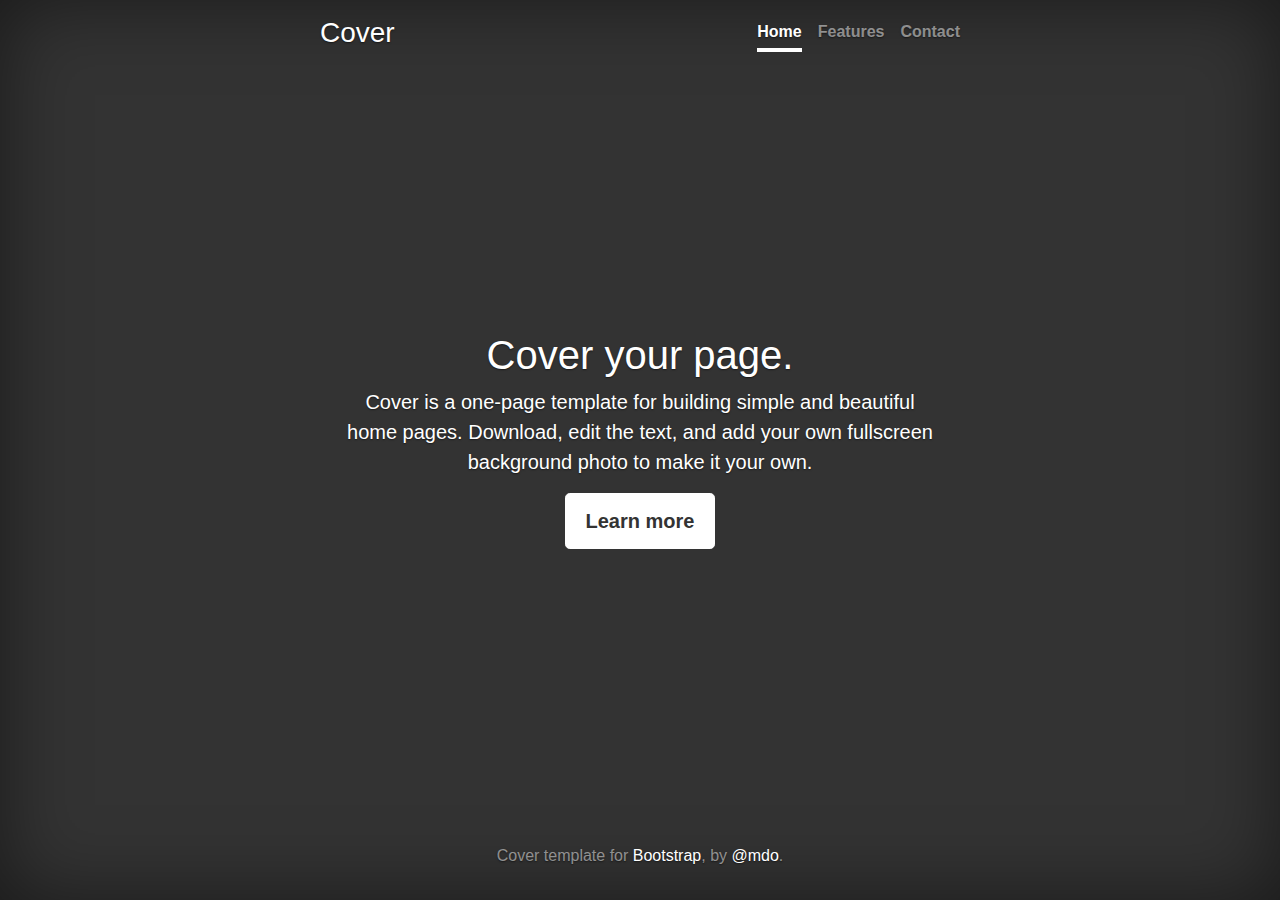
<file: Pertemuan 5/bootstrap-4.1.1/docs/4.1/examples/cover/index.html>
<!doctype html>
<html lang="en">
  <head>
    <meta charset="utf-8">
    <meta name="viewport" content="width=device-width, initial-scale=1, shrink-to-fit=no">
    <meta name="description" content="">
    <meta name="author" content="">
    <link rel="icon" href="../../../../favicon.ico">

    <title>Cover Template for Bootstrap</title>

    <!-- Bootstrap core CSS -->
    <link href="../../../../dist/css/bootstrap.min.css" rel="stylesheet">

    <!-- Custom styles for this template -->
    <link href="cover.css" rel="stylesheet">
  </head>

  <body class="text-center">

    <div class="cover-container d-flex w-100 h-100 p-3 mx-auto flex-column">
      <header class="masthead mb-auto">
        <div class="inner">
          <h3 class="masthead-brand">Cover</h3>
          <nav class="nav nav-masthead justify-content-center">
            <a class="nav-link active" href="#">Home</a>
            <a class="nav-link" href="#">Features</a>
            <a class="nav-link" href="#">Contact</a>
          </nav>
        </div>
      </header>

      <main role="main" class="inner cover">
        <h1 class="cover-heading">Cover your page.</h1>
        <p class="lead">Cover is a one-page template for building simple and beautiful home pages. Download, edit the text, and add your own fullscreen background photo to make it your own.</p>
        <p class="lead">
          <a href="#" class="btn btn-lg btn-secondary">Learn more</a>
        </p>
      </main>

      <footer class="mastfoot mt-auto">
        <div class="inner">
          <p>Cover template for <a href="https://getbootstrap.com/">Bootstrap</a>, by <a href="https://twitter.com/mdo">@mdo</a>.</p>
        </div>
      </footer>
    </div>


    <!-- Bootstrap core JavaScript
    ================================================== -->
    <!-- Placed at the end of the document so the pages load faster -->
    <script src="https://code.jquery.com/jquery-3.3.1.slim.min.js" integrity="sha384-q8i/X+965DzO0rT7abK41JStQIAqVgRVzpbzo5smXKp4YfRvH+8abtTE1Pi6jizo" crossorigin="anonymous"></script>
    <script>window.jQuery || document.write('<script src="../../../../assets/js/vendor/jquery-slim.min.js"><\/script>')</script>
    <script src="../../../../assets/js/vendor/popper.min.js"></script>
    <script src="../../../../dist/js/bootstrap.min.js"></script>
  </body>
</html>
</file>
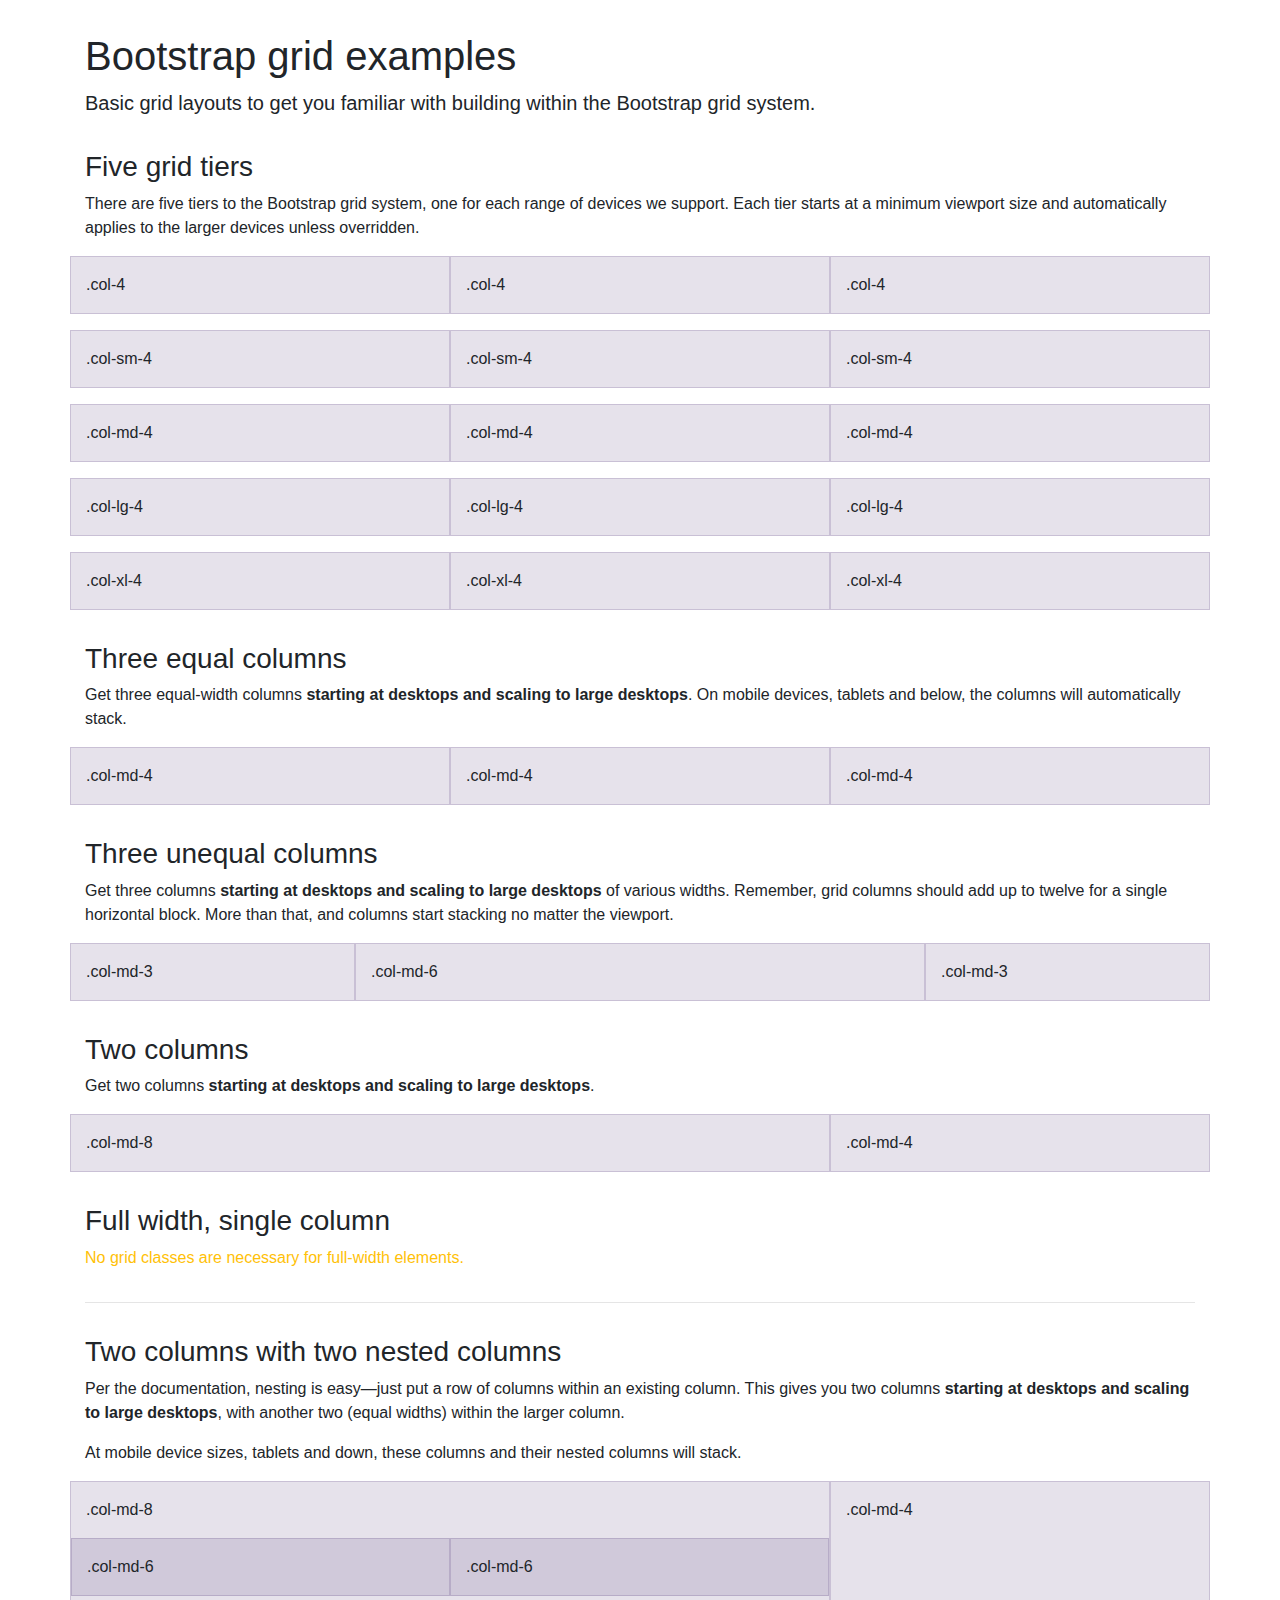
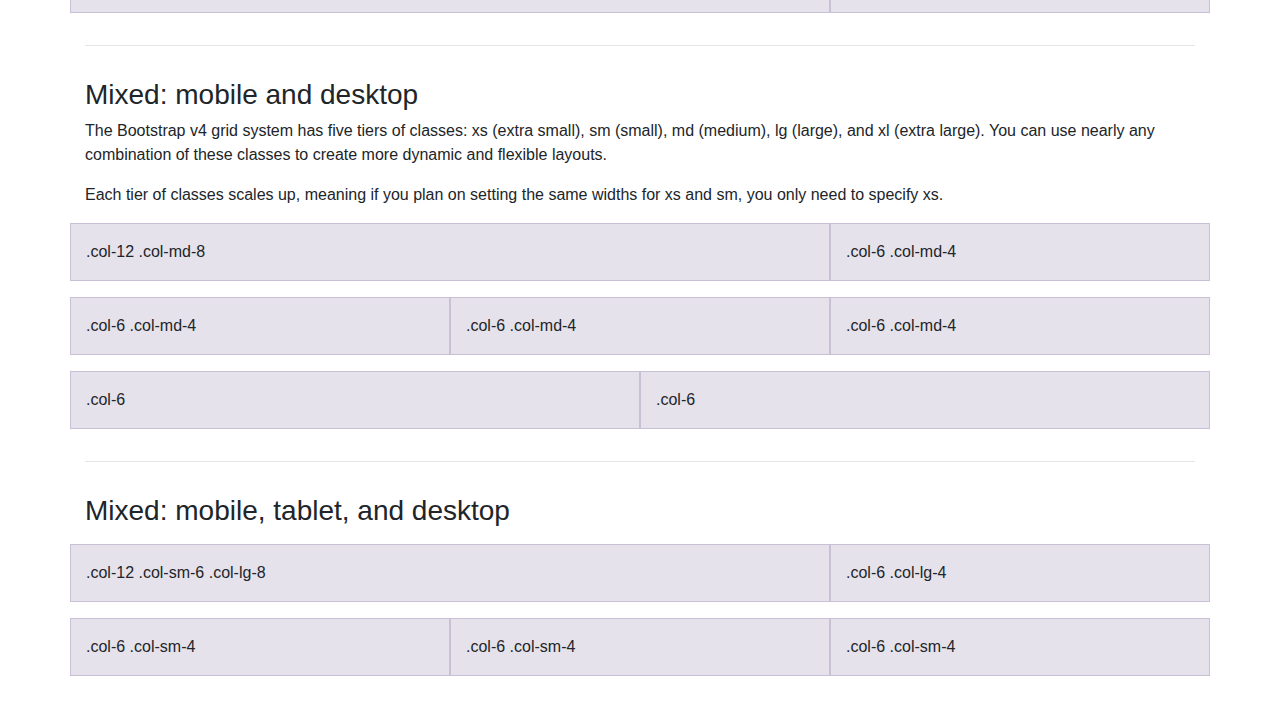
<file: Pertemuan 5/bootstrap-4.1.1/docs/4.1/examples/grid/index.html>
<!doctype html>
<html lang="en">
  <head>
    <meta charset="utf-8">
    <meta name="viewport" content="width=device-width, initial-scale=1, shrink-to-fit=no">
    <meta name="description" content="">
    <meta name="author" content="">
    <link rel="icon" href="../../../../favicon.ico">

    <title>Grid Template for Bootstrap</title>

    <!-- Bootstrap core CSS -->
    <link href="../../../../dist/css/bootstrap.min.css" rel="stylesheet">

    <!-- Custom styles for this template -->
    <link href="grid.css" rel="stylesheet">
  </head>

  <body>
    <div class="container">

      <h1>Bootstrap grid examples</h1>
      <p class="lead">Basic grid layouts to get you familiar with building within the Bootstrap grid system.</p>

      <h3>Five grid tiers</h3>
      <p>There are five tiers to the Bootstrap grid system, one for each range of devices we support. Each tier starts at a minimum viewport size and automatically applies to the larger devices unless overridden.</p>

      <div class="row">
        <div class="col-4">.col-4</div>
        <div class="col-4">.col-4</div>
        <div class="col-4">.col-4</div>
      </div>

      <div class="row">
        <div class="col-sm-4">.col-sm-4</div>
        <div class="col-sm-4">.col-sm-4</div>
        <div class="col-sm-4">.col-sm-4</div>
      </div>

      <div class="row">
        <div class="col-md-4">.col-md-4</div>
        <div class="col-md-4">.col-md-4</div>
        <div class="col-md-4">.col-md-4</div>
      </div>

      <div class="row">
        <div class="col-lg-4">.col-lg-4</div>
        <div class="col-lg-4">.col-lg-4</div>
        <div class="col-lg-4">.col-lg-4</div>
      </div>

      <div class="row">
        <div class="col-xl-4">.col-xl-4</div>
        <div class="col-xl-4">.col-xl-4</div>
        <div class="col-xl-4">.col-xl-4</div>
      </div>

      <h3>Three equal columns</h3>
      <p>Get three equal-width columns <strong>starting at desktops and scaling to large desktops</strong>. On mobile devices, tablets and below, the columns will automatically stack.</p>
      <div class="row">
        <div class="col-md-4">.col-md-4</div>
        <div class="col-md-4">.col-md-4</div>
        <div class="col-md-4">.col-md-4</div>
      </div>

      <h3>Three unequal columns</h3>
      <p>Get three columns <strong>starting at desktops and scaling to large desktops</strong> of various widths. Remember, grid columns should add up to twelve for a single horizontal block. More than that, and columns start stacking no matter the viewport.</p>
      <div class="row">
        <div class="col-md-3">.col-md-3</div>
        <div class="col-md-6">.col-md-6</div>
        <div class="col-md-3">.col-md-3</div>
      </div>

      <h3>Two columns</h3>
      <p>Get two columns <strong>starting at desktops and scaling to large desktops</strong>.</p>
      <div class="row">
        <div class="col-md-8">.col-md-8</div>
        <div class="col-md-4">.col-md-4</div>
      </div>

      <h3>Full width, single column</h3>
      <p class="text-warning">No grid classes are necessary for full-width elements.</p>

      <hr>

      <h3>Two columns with two nested columns</h3>
      <p>Per the documentation, nesting is easy—just put a row of columns within an existing column. This gives you two columns <strong>starting at desktops and scaling to large desktops</strong>, with another two (equal widths) within the larger column.</p>
      <p>At mobile device sizes, tablets and down, these columns and their nested columns will stack.</p>
      <div class="row">
        <div class="col-md-8">
          .col-md-8
          <div class="row">
            <div class="col-md-6">.col-md-6</div>
            <div class="col-md-6">.col-md-6</div>
          </div>
        </div>
        <div class="col-md-4">.col-md-4</div>
      </div>

      <hr>

      <h3>Mixed: mobile and desktop</h3>
      <p>The Bootstrap v4 grid system has five tiers of classes: xs (extra small), sm (small), md (medium), lg (large), and xl (extra large). You can use nearly any combination of these classes to create more dynamic and flexible layouts.</p>
      <p>Each tier of classes scales up, meaning if you plan on setting the same widths for xs and sm, you only need to specify xs.</p>
      <div class="row">
        <div class="col-12 col-md-8">.col-12 .col-md-8</div>
        <div class="col-6 col-md-4">.col-6 .col-md-4</div>
      </div>
      <div class="row">
        <div class="col-6 col-md-4">.col-6 .col-md-4</div>
        <div class="col-6 col-md-4">.col-6 .col-md-4</div>
        <div class="col-6 col-md-4">.col-6 .col-md-4</div>
      </div>
      <div class="row">
        <div class="col-6">.col-6</div>
        <div class="col-6">.col-6</div>
      </div>

      <hr>

      <h3>Mixed: mobile, tablet, and desktop</h3>
      <p></p>
      <div class="row">
        <div class="col-12 col-sm-6 col-lg-8">.col-12 .col-sm-6 .col-lg-8</div>
        <div class="col-6 col-lg-4">.col-6 .col-lg-4</div>
      </div>
      <div class="row">
        <div class="col-6 col-sm-4">.col-6 .col-sm-4</div>
        <div class="col-6 col-sm-4">.col-6 .col-sm-4</div>
        <div class="col-6 col-sm-4">.col-6 .col-sm-4</div>
      </div>

    </div> <!-- /container -->
  </body>
</html>
</file>
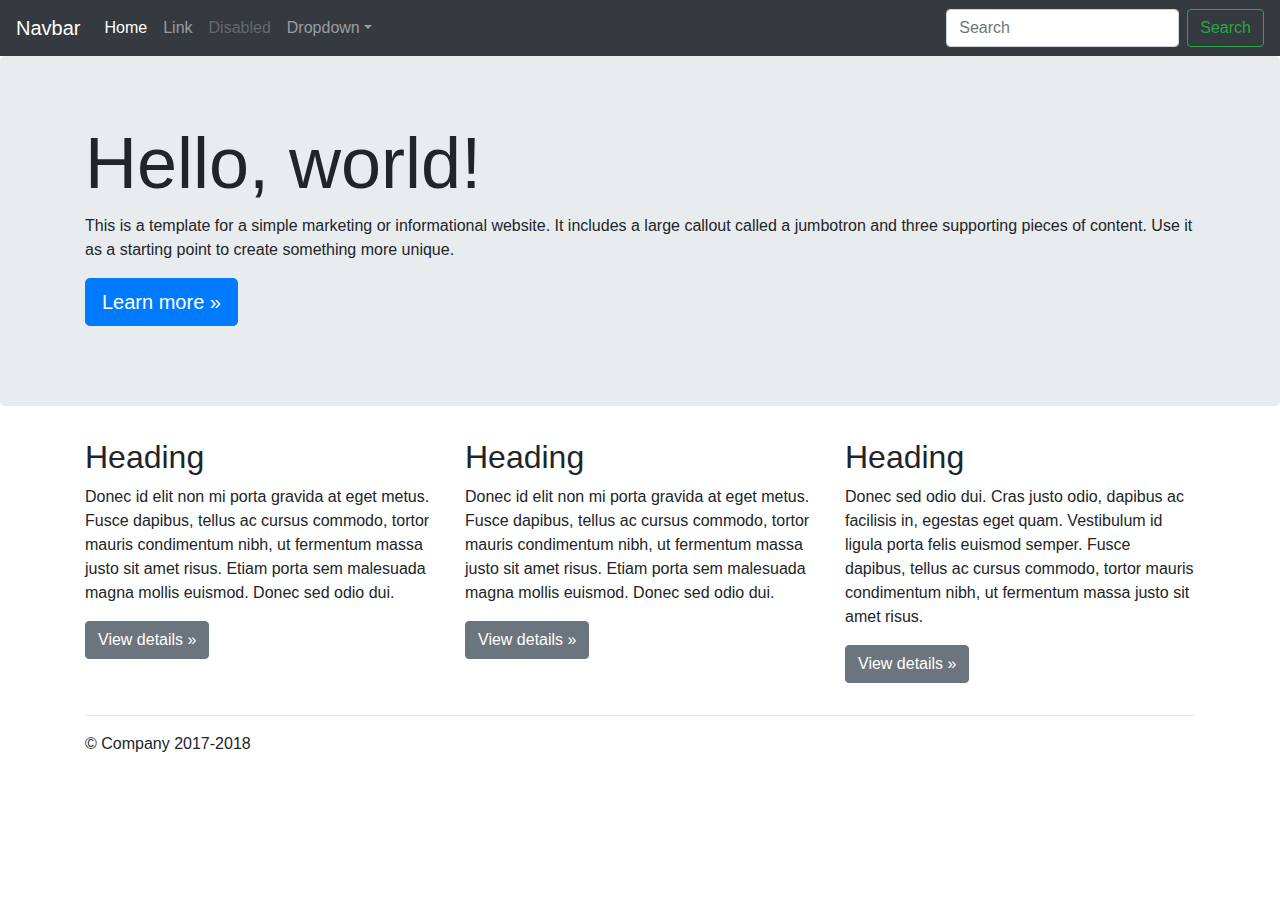
<file: Pertemuan 5/bootstrap-4.1.1/docs/4.1/examples/jumbotron/index.html>
<!doctype html>
<html lang="en">
  <head>
    <meta charset="utf-8">
    <meta name="viewport" content="width=device-width, initial-scale=1, shrink-to-fit=no">
    <meta name="description" content="">
    <meta name="author" content="">
    <link rel="icon" href="../../../../favicon.ico">

    <title>Jumbotron Template for Bootstrap</title>

    <!-- Bootstrap core CSS -->
    <link href="../../../../dist/css/bootstrap.min.css" rel="stylesheet">

    <!-- Custom styles for this template -->
    <link href="jumbotron.css" rel="stylesheet">
  </head>

  <body>

    <nav class="navbar navbar-expand-md navbar-dark fixed-top bg-dark">
      <a class="navbar-brand" href="#">Navbar</a>
      <button class="navbar-toggler" type="button" data-toggle="collapse" data-target="#navbarsExampleDefault" aria-controls="navbarsExampleDefault" aria-expanded="false" aria-label="Toggle navigation">
        <span class="navbar-toggler-icon"></span>
      </button>

      <div class="collapse navbar-collapse" id="navbarsExampleDefault">
        <ul class="navbar-nav mr-auto">
          <li class="nav-item active">
            <a class="nav-link" href="#">Home <span class="sr-only">(current)</span></a>
          </li>
          <li class="nav-item">
            <a class="nav-link" href="#">Link</a>
          </li>
          <li class="nav-item">
            <a class="nav-link disabled" href="#">Disabled</a>
          </li>
          <li class="nav-item dropdown">
            <a class="nav-link dropdown-toggle" href="http://example.com" id="dropdown01" data-toggle="dropdown" aria-haspopup="true" aria-expanded="false">Dropdown</a>
            <div class="dropdown-menu" aria-labelledby="dropdown01">
              <a class="dropdown-item" href="#">Action</a>
              <a class="dropdown-item" href="#">Another action</a>
              <a class="dropdown-item" href="#">Something else here</a>
            </div>
          </li>
        </ul>
        <form class="form-inline my-2 my-lg-0">
          <input class="form-control mr-sm-2" type="text" placeholder="Search" aria-label="Search">
          <button class="btn btn-outline-success my-2 my-sm-0" type="submit">Search</button>
        </form>
      </div>
    </nav>

    <main role="main">

      <!-- Main jumbotron for a primary marketing message or call to action -->
      <div class="jumbotron">
        <div class="container">
          <h1 class="display-3">Hello, world!</h1>
          <p>This is a template for a simple marketing or informational website. It includes a large callout called a jumbotron and three supporting pieces of content. Use it as a starting point to create something more unique.</p>
          <p><a class="btn btn-primary btn-lg" href="#" role="button">Learn more &raquo;</a></p>
        </div>
      </div>

      <div class="container">
        <!-- Example row of columns -->
        <div class="row">
          <div class="col-md-4">
            <h2>Heading</h2>
            <p>Donec id elit non mi porta gravida at eget metus. Fusce dapibus, tellus ac cursus commodo, tortor mauris condimentum nibh, ut fermentum massa justo sit amet risus. Etiam porta sem malesuada magna mollis euismod. Donec sed odio dui. </p>
            <p><a class="btn btn-secondary" href="#" role="button">View details &raquo;</a></p>
          </div>
          <div class="col-md-4">
            <h2>Heading</h2>
            <p>Donec id elit non mi porta gravida at eget metus. Fusce dapibus, tellus ac cursus commodo, tortor mauris condimentum nibh, ut fermentum massa justo sit amet risus. Etiam porta sem malesuada magna mollis euismod. Donec sed odio dui. </p>
            <p><a class="btn btn-secondary" href="#" role="button">View details &raquo;</a></p>
          </div>
          <div class="col-md-4">
            <h2>Heading</h2>
            <p>Donec sed odio dui. Cras justo odio, dapibus ac facilisis in, egestas eget quam. Vestibulum id ligula porta felis euismod semper. Fusce dapibus, tellus ac cursus commodo, tortor mauris condimentum nibh, ut fermentum massa justo sit amet risus.</p>
            <p><a class="btn btn-secondary" href="#" role="button">View details &raquo;</a></p>
          </div>
        </div>

        <hr>

      </div> <!-- /container -->

    </main>

    <footer class="container">
      <p>&copy; Company 2017-2018</p>
    </footer>

    <!-- Bootstrap core JavaScript
    ================================================== -->
    <!-- Placed at the end of the document so the pages load faster -->
    <script src="https://code.jquery.com/jquery-3.3.1.slim.min.js" integrity="sha384-q8i/X+965DzO0rT7abK41JStQIAqVgRVzpbzo5smXKp4YfRvH+8abtTE1Pi6jizo" crossorigin="anonymous"></script>
    <script>window.jQuery || document.write('<script src="../../../../assets/js/vendor/jquery-slim.min.js"><\/script>')</script>
    <script src="../../../../assets/js/vendor/popper.min.js"></script>
    <script src="../../../../dist/js/bootstrap.min.js"></script>
  </body>
</html>
</file>
<file: ResponsiUTS_0491/style.css>
.topheader{
	width: 100%;
	height: 150px;
	margin-bottom:20px;
}

.logo{
	float: left;
	width: 20%;
	height: 100%;
}

.logo img{
	padding-left: 20px;
	width: 150px;
	height: 140px;
}

.quotes{
	float: left;
	width: 80%;
	height: 100%;
}
.sosmed{
	width: 15px;
	margin-right: 5px;
}

table{
	margin-left: 10%;
}
td{
	padding-left: 10px;
	padding-right: 30px;
}

.botheader{
	height: 200px;
	background-image:url(img/header.jpg);
}

.botheader .txtbothead{
	padding-top: 30px;
	text-align: center;
	color: white;

}
.container{
	width: 100%;
	height: 500px;
	background-color: #dbdbdb;
	padding-top: 20px;
}

.konten{
	text-align: center;
}

.img-left .img-mid .img-right{
	display: block;
	text-align: center;
	width: 90%;
	margin: auto;
	padding-top: 10px;
}

.left{
	background-color: white;
	float: left;
	width:31%;
	height: 350px;
	margin-left: 2%;
	margin-right: 10px;
	text-align: center;
}
.left img{
	width: 420px;
	height: 300px;
	padding-top: 10px;

}

.mid{
	background-color: white;
	float: left;
	width:31%;
	height: 350px;
	margin-left: 10px;
	margin-right: 10px;
	text-align: center;
}
.mid img{
	width: 400px;
	height: 300px;
	padding-top: 10px;
}

.right{
	background-color: white;
	float: left;
	width:31%;
	height: 350px;
	margin-left: 10px;
	margin-right: 10px;
	text-align: center;
}
.right img{
	width: 400px;
	height: 300px;
	padding-top: 10px;
}

.desc{
	font-size: 25px;
	
}

.footer{
	color: white;
	padding-top: 10px;
	text-align: center;
	width: 100%;
	height: 250px;
	background-color: #696969;
	margin: auto;
}

.submit
{
	background-color: #4CAF50;
	border: none;
	color: white;
	padding: 8px;
	text-align: center;
	text-decoration: none;
	display: inline-block;
	font-size: 16px;
	margin: 4px 2px;
	cursor: pointer;
}
.kotakhasil{
	margin: auto;
	height: 20px;
	width: 300px;
	background-color: white;
	border-bottom: 3px solid black;
}
.copy{
	height: 50px;
	background-color: white;
	border-bottom: 2px solid black;

}

.copy .txtcopy{
	padding: 20px;
	text-align: center;
	font-weight: bold;
	color: black;
}

.result{
	color: black;
	text-align: center;
	font-weight: bold;
	
}
</file>
<file: Pertemuan 5/bootstrap-4.1.1/docs/4.1/examples/album/album.css>
:root {
  --jumbotron-padding-y: 3rem;
}

.jumbotron {
  padding-top: var(--jumbotron-padding-y);
  padding-bottom: var(--jumbotron-padding-y);
  margin-bottom: 0;
  background-color: #fff;
}
@media (min-width: 768px) {
  .jumbotron {
    padding-top: calc(var(--jumbotron-padding-y) * 2);
    padding-bottom: calc(var(--jumbotron-padding-y) * 2);
  }
}

.jumbotron p:last-child {
  margin-bottom: 0;
}

.jumbotron-heading {
  font-weight: 300;
}

.jumbotron .container {
  max-width: 40rem;
}

footer {
  padding-top: 3rem;
  padding-bottom: 3rem;
}

footer p {
  margin-bottom: .25rem;
}

.box-shadow { box-shadow: 0 .25rem .75rem rgba(0, 0, 0, .05); }
</file>
<file: Pertemuan 5/bootstrap-4.1.1/docs/4.1/examples/blog/blog.css>
/* stylelint-disable selector-list-comma-newline-after */

.blog-header {
  line-height: 1;
  border-bottom: 1px solid #e5e5e5;
}

.blog-header-logo {
  font-family: "Playfair Display", Georgia, "Times New Roman", serif;
  font-size: 2.25rem;
}

.blog-header-logo:hover {
  text-decoration: none;
}

h1, h2, h3, h4, h5, h6 {
  font-family: "Playfair Display", Georgia, "Times New Roman", serif;
}

.display-4 {
  font-size: 2.5rem;
}
@media (min-width: 768px) {
  .display-4 {
    font-size: 3rem;
  }
}

.nav-scroller {
  position: relative;
  z-index: 2;
  height: 2.75rem;
  overflow-y: hidden;
}

.nav-scroller .nav {
  display: -ms-flexbox;
  display: flex;
  -ms-flex-wrap: nowrap;
  flex-wrap: nowrap;
  padding-bottom: 1rem;
  margin-top: -1px;
  overflow-x: auto;
  text-align: center;
  white-space: nowrap;
  -webkit-overflow-scrolling: touch;
}

.nav-scroller .nav-link {
  padding-top: .75rem;
  padding-bottom: .75rem;
  font-size: .875rem;
}

.card-img-right {
  height: 100%;
  border-radius: 0 3px 3px 0;
}

.flex-auto {
  -ms-flex: 0 0 auto;
  flex: 0 0 auto;
}

.h-250 { height: 250px; }
@media (min-width: 768px) {
  .h-md-250 { height: 250px; }
}

.border-top { border-top: 1px solid #e5e5e5; }
.border-bottom { border-bottom: 1px solid #e5e5e5; }

.box-shadow { box-shadow: 0 .25rem .75rem rgba(0, 0, 0, .05); }

/*
 * Blog name and description
 */
.blog-title {
  margin-bottom: 0;
  font-size: 2rem;
  font-weight: 400;
}
.blog-description {
  font-size: 1.1rem;
  color: #999;
}

@media (min-width: 40em) {
  .blog-title {
    font-size: 3.5rem;
  }
}

/* Pagination */
.blog-pagination {
  margin-bottom: 4rem;
}
.blog-pagination > .btn {
  border-radius: 2rem;
}

/*
 * Blog posts
 */
.blog-post {
  margin-bottom: 4rem;
}
.blog-post-title {
  margin-bottom: .25rem;
  font-size: 2.5rem;
}
.blog-post-meta {
  margin-bottom: 1.25rem;
  color: #999;
}

/*
 * Footer
 */
.blog-footer {
  padding: 2.5rem 0;
  color: #999;
  text-align: center;
  background-color: #f9f9f9;
  border-top: .05rem solid #e5e5e5;
}
.blog-footer p:last-child {
  margin-bottom: 0;
}
</file>
<file: Pertemuan 5/bootstrap-4.1.1/docs/4.1/examples/carousel/carousel.css>
/* GLOBAL STYLES
-------------------------------------------------- */
/* Padding below the footer and lighter body text */

body {
  padding-top: 3rem;
  padding-bottom: 3rem;
  color: #5a5a5a;
}


/* CUSTOMIZE THE CAROUSEL
-------------------------------------------------- */

/* Carousel base class */
.carousel {
  margin-bottom: 4rem;
}
/* Since positioning the image, we need to help out the caption */
.carousel-caption {
  bottom: 3rem;
  z-index: 10;
}

/* Declare heights because of positioning of img element */
.carousel-item {
  height: 32rem;
  background-color: #777;
}
.carousel-item > img {
  position: absolute;
  top: 0;
  left: 0;
  min-width: 100%;
  height: 32rem;
}


/* MARKETING CONTENT
-------------------------------------------------- */

/* Center align the text within the three columns below the carousel */
.marketing .col-lg-4 {
  margin-bottom: 1.5rem;
  text-align: center;
}
.marketing h2 {
  font-weight: 400;
}
.marketing .col-lg-4 p {
  margin-right: .75rem;
  margin-left: .75rem;
}


/* Featurettes
------------------------- */

.featurette-divider {
  margin: 5rem 0; /* Space out the Bootstrap <hr> more */
}

/* Thin out the marketing headings */
.featurette-heading {
  font-weight: 300;
  line-height: 1;
  letter-spacing: -.05rem;
}


/* RESPONSIVE CSS
-------------------------------------------------- */

@media (min-width: 40em) {
  /* Bump up size of carousel content */
  .carousel-caption p {
    margin-bottom: 1.25rem;
    font-size: 1.25rem;
    line-height: 1.4;
  }

  .featurette-heading {
    font-size: 50px;
  }
}

@media (min-width: 62em) {
  .featurette-heading {
    margin-top: 7rem;
  }
}
</file>
<file: Pertemuan 5/bootstrap-4.1.1/docs/4.1/examples/cover/cover.css>
/*
 * Globals
 */

/* Links */
a,
a:focus,
a:hover {
  color: #fff;
}

/* Custom default button */
.btn-secondary,
.btn-secondary:hover,
.btn-secondary:focus {
  color: #333;
  text-shadow: none; /* Prevent inheritance from `body` */
  background-color: #fff;
  border: .05rem solid #fff;
}


/*
 * Base structure
 */

html,
body {
  height: 100%;
  background-color: #333;
}

body {
  display: -ms-flexbox;
  display: flex;
  color: #fff;
  text-shadow: 0 .05rem .1rem rgba(0, 0, 0, .5);
  box-shadow: inset 0 0 5rem rgba(0, 0, 0, .5);
}

.cover-container {
  max-width: 42em;
}


/*
 * Header
 */
.masthead {
  margin-bottom: 2rem;
}

.masthead-brand {
  margin-bottom: 0;
}

.nav-masthead .nav-link {
  padding: .25rem 0;
  font-weight: 700;
  color: rgba(255, 255, 255, .5);
  background-color: transparent;
  border-bottom: .25rem solid transparent;
}

.nav-masthead .nav-link:hover,
.nav-masthead .nav-link:focus {
  border-bottom-color: rgba(255, 255, 255, .25);
}

.nav-masthead .nav-link + .nav-link {
  margin-left: 1rem;
}

.nav-masthead .active {
  color: #fff;
  border-bottom-color: #fff;
}

@media (min-width: 48em) {
  .masthead-brand {
    float: left;
  }
  .nav-masthead {
    float: right;
  }
}


/*
 * Cover
 */
.cover {
  padding: 0 1.5rem;
}
.cover .btn-lg {
  padding: .75rem 1.25rem;
  font-weight: 700;
}


/*
 * Footer
 */
.mastfoot {
  color: rgba(255, 255, 255, .5);
}
</file>
<file: Pertemuan 5/bootstrap-4.1.1/docs/4.1/examples/grid/grid.css>
body {
  padding-top: 2rem;
  padding-bottom: 2rem;
}

h3 {
  margin-top: 2rem;
}

.row {
  margin-bottom: 1rem;
}
.row .row {
  margin-top: 1rem;
  margin-bottom: 0;
}
[class*="col-"] {
  padding-top: 1rem;
  padding-bottom: 1rem;
  background-color: rgba(86, 61, 124, .15);
  border: 1px solid rgba(86, 61, 124, .2);
}

hr {
  margin-top: 2rem;
  margin-bottom: 2rem;
}
</file>
<file: Pertemuan 5/bootstrap-4.1.1/docs/4.1/examples/jumbotron/jumbotron.css>
/* Move down content because we have a fixed navbar that is 3.5rem tall */
body {
  padding-top: 3.5rem;
}
</file>
